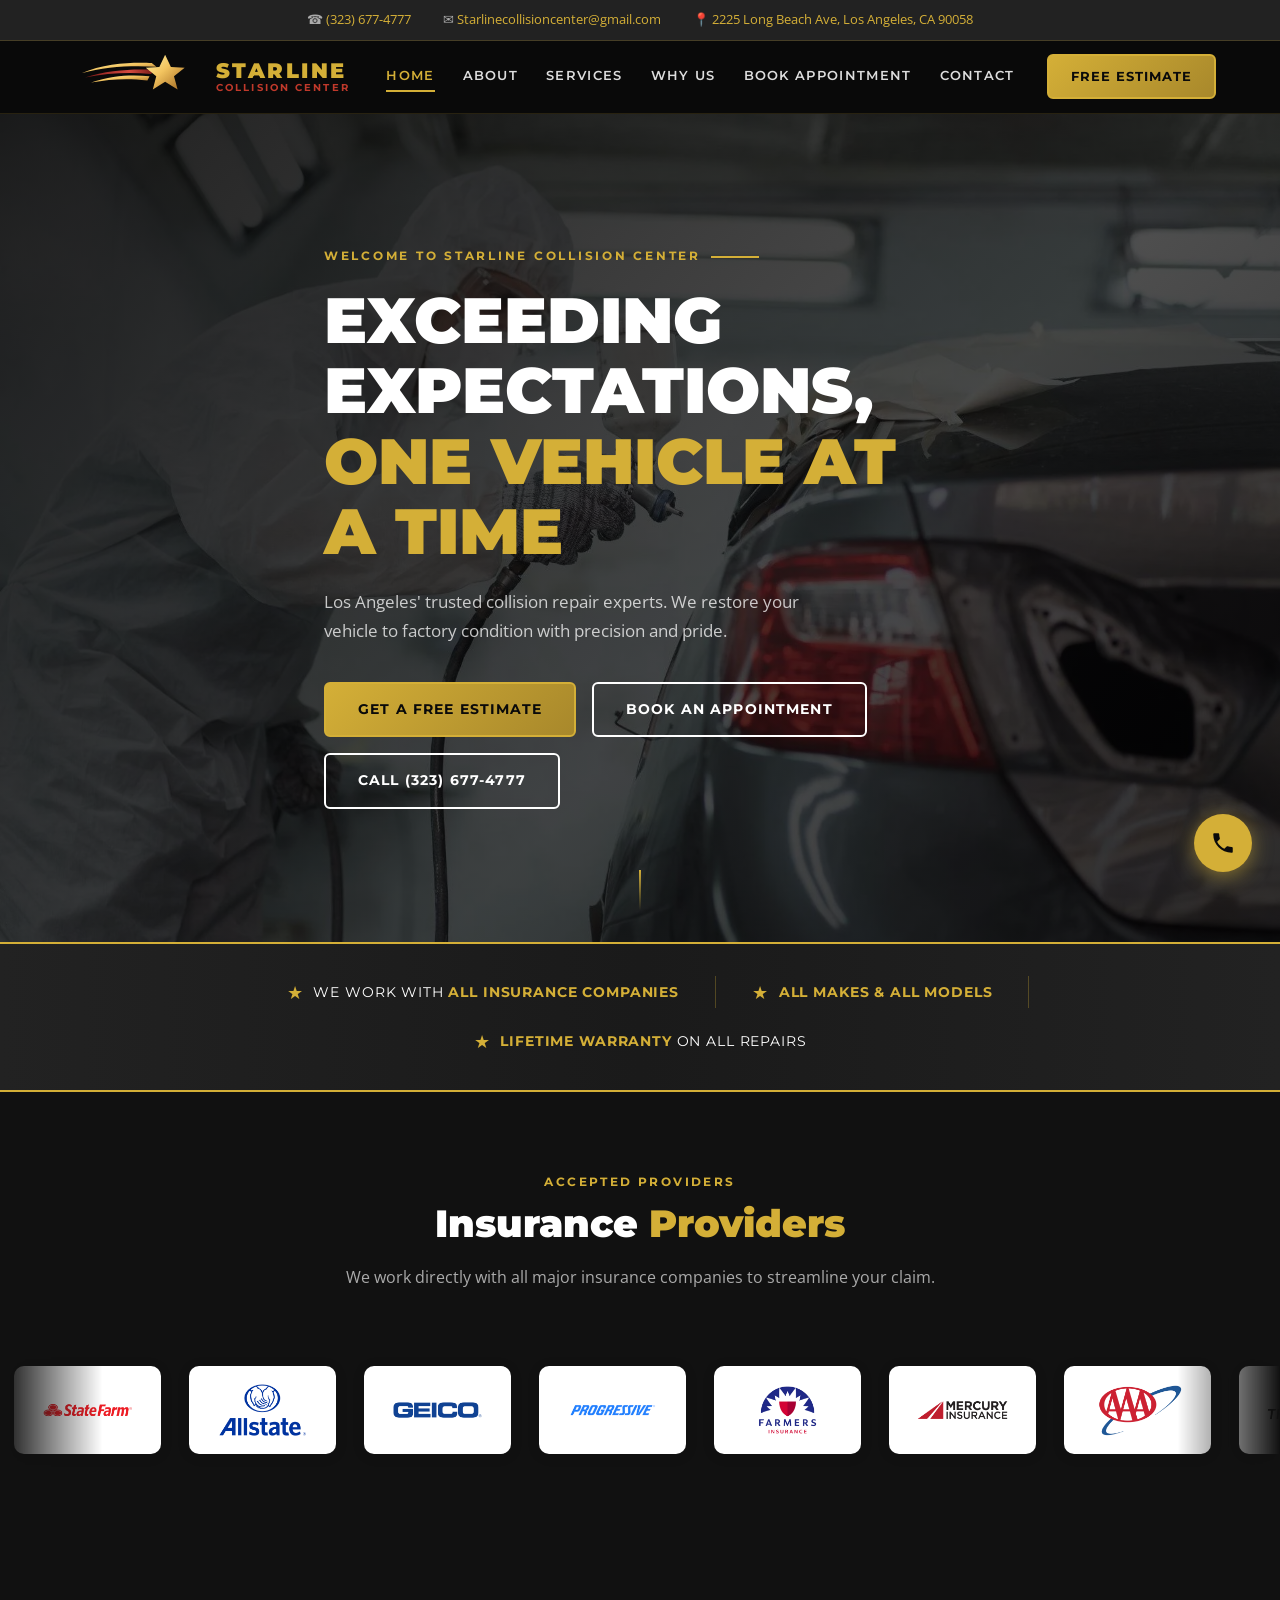
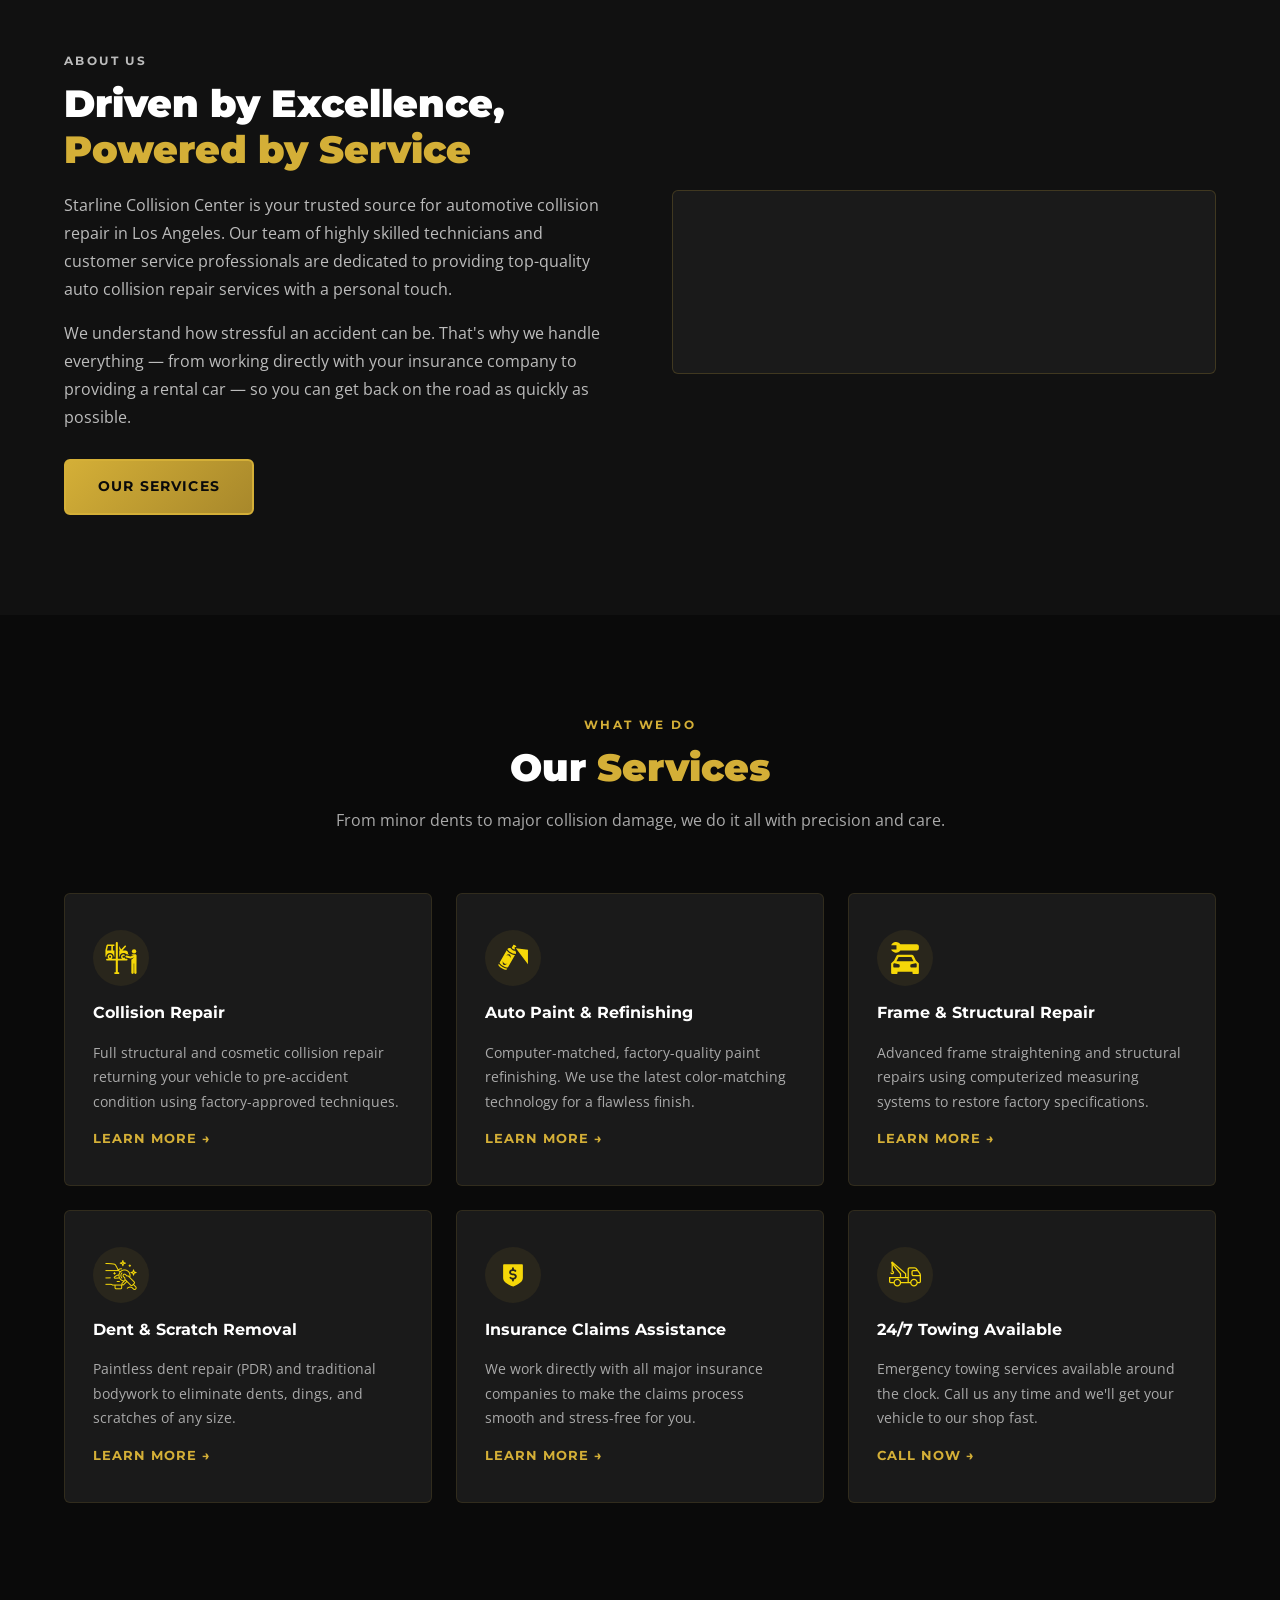
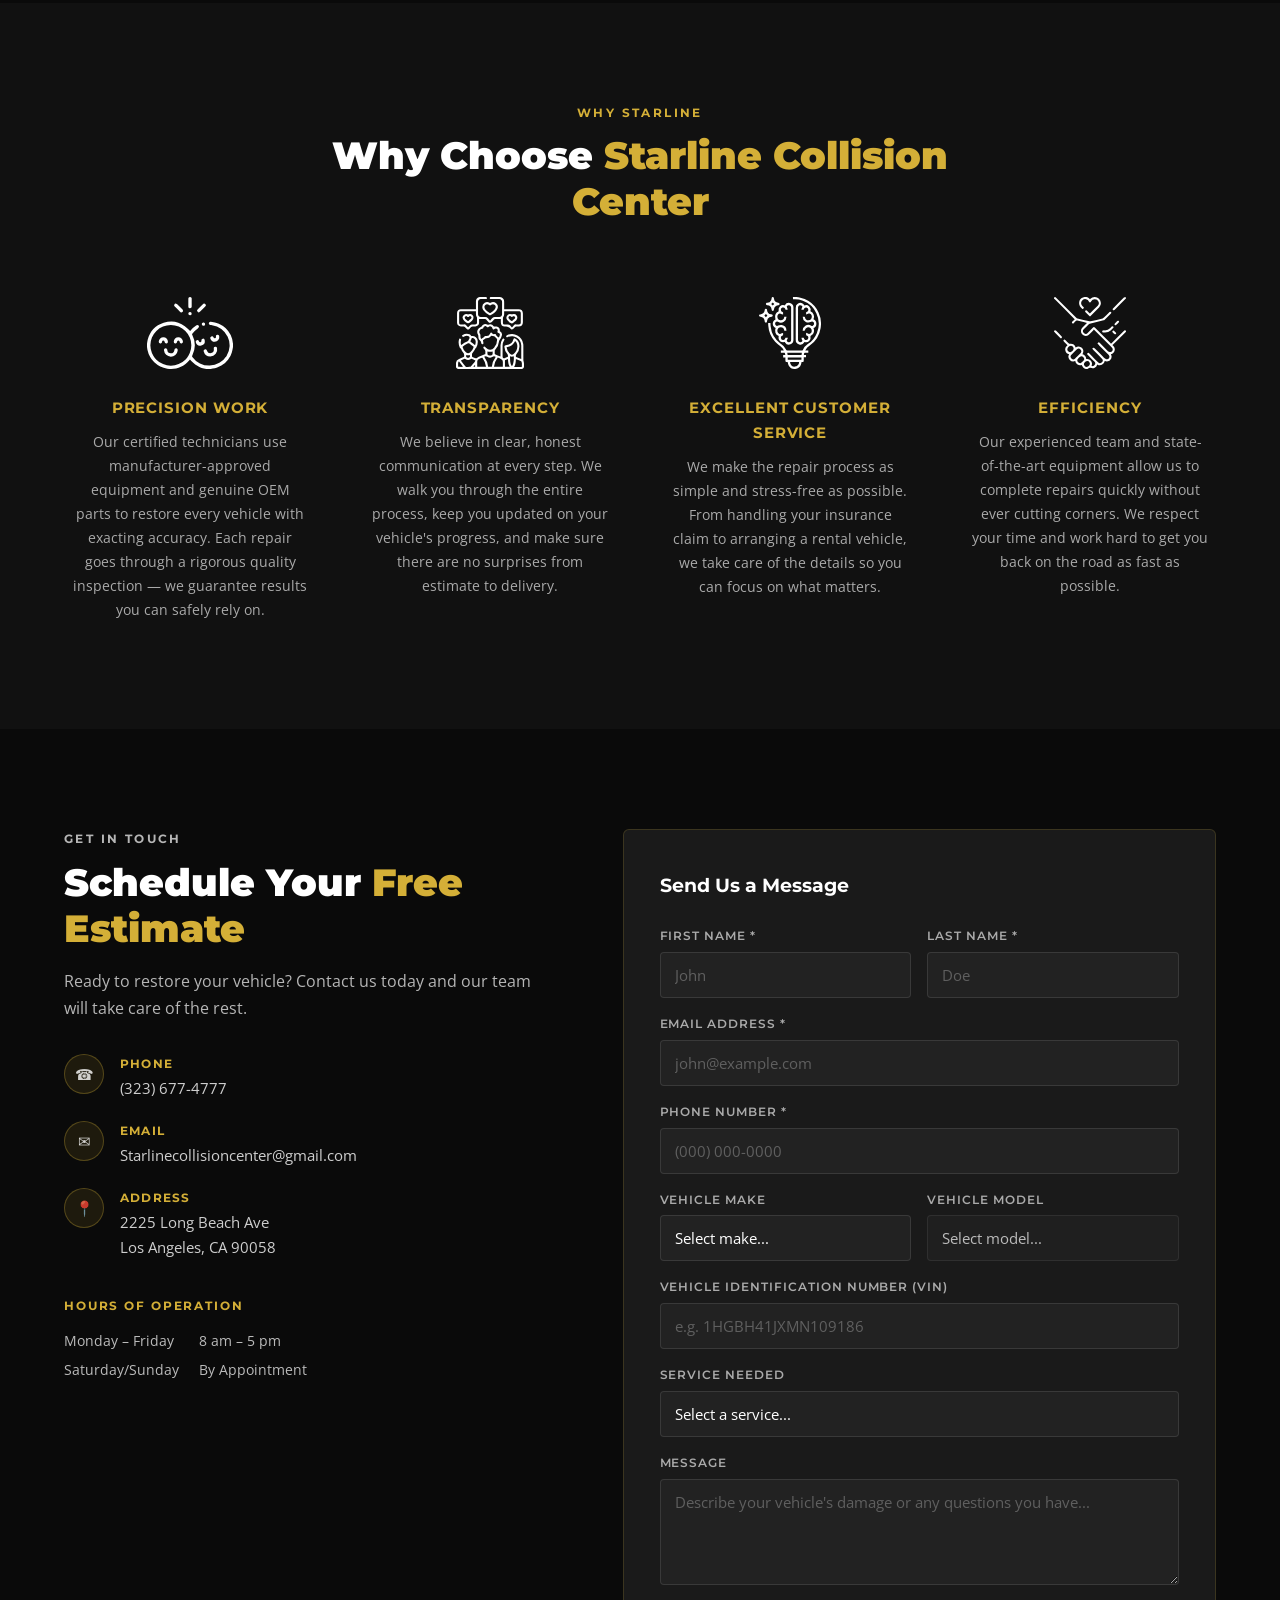
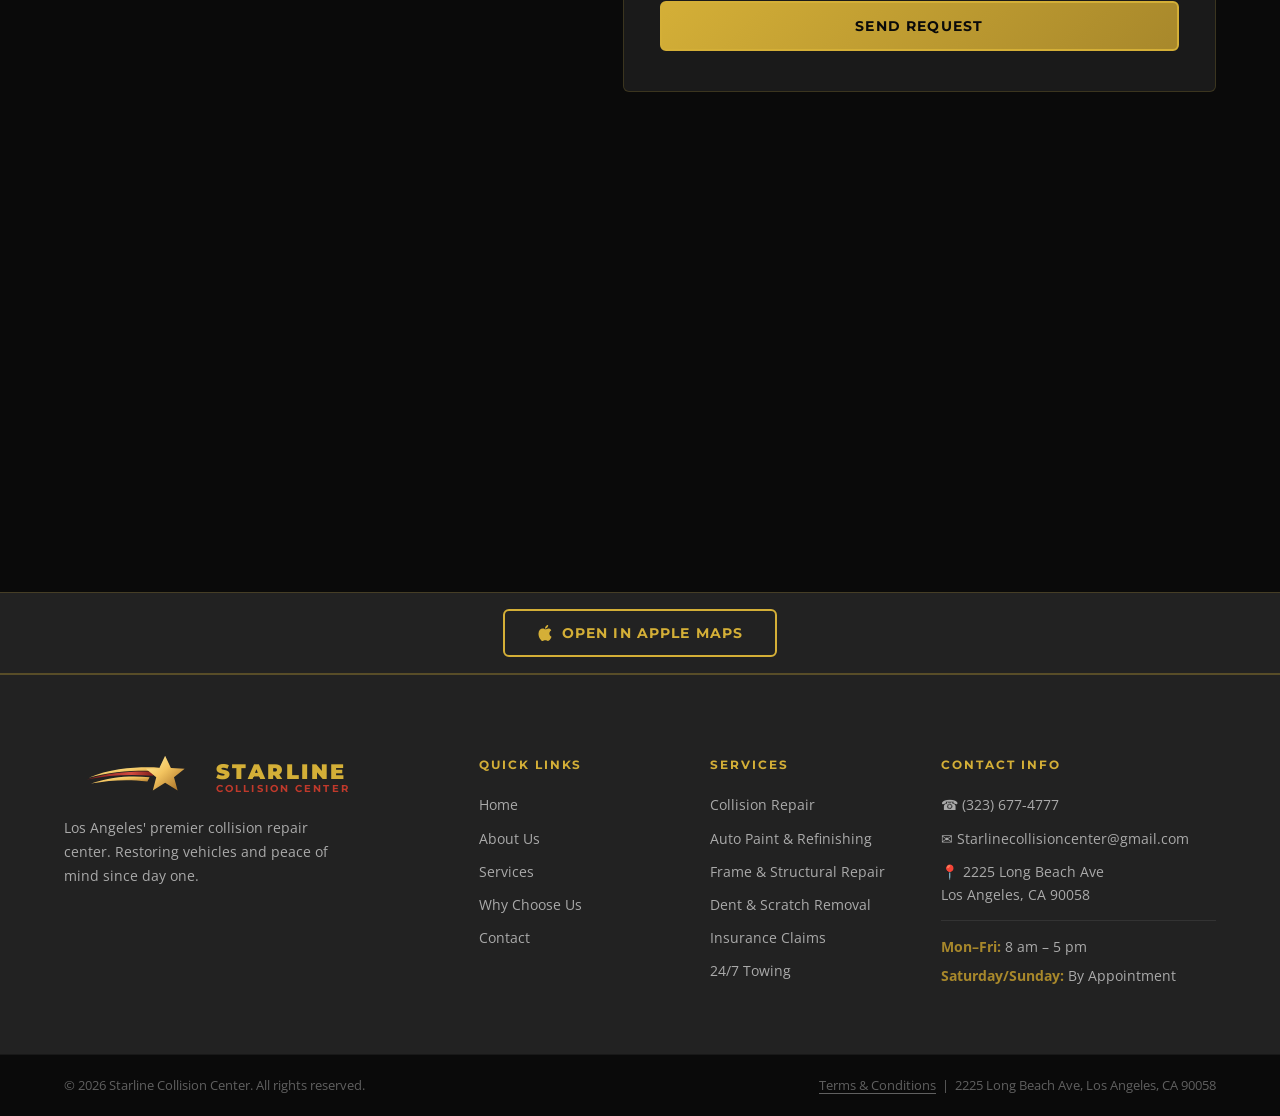
<file: index.html>
<!DOCTYPE html>
<html lang="en">
<head>
  <meta charset="UTF-8" />
  <meta name="viewport" content="width=device-width, initial-scale=1.0" />
  <title>Starline Collision Center – Los Angeles, CA</title>
  <meta name="description" content="Starline Collision Center – Premier auto body & collision repair in Los Angeles, CA. We work with all insurance companies. Call (323) 677-4777." />  <meta name="robots" content="index, follow" />
  <meta name="google-site-verification" content="OmFjWzagTdQIvofd3w-JKMosIVnjooTJYQ5STZjw9qQ" />
  <meta name="keywords" content="Starline Collision, Starline Collision Center, collision repair Los Angeles, auto body shop Los Angeles, car body repair LA, accident repair Los Angeles, insurance auto body claim, dent removal Los Angeles, auto paint Los Angeles, frame repair LA, collision center 90058" />
  <link rel="canonical" href="https://starlinecollision.com/" />

  <!-- Geographic SEO -->
  <meta name="geo.region" content="US-CA" />
  <meta name="geo.placename" content="Los Angeles, CA" />
  <meta name="geo.position" content="33.9969;-118.2109" />
  <meta name="ICBM" content="33.9969, -118.2109" />

  <!-- Open Graph -->
  <meta property="og:type" content="website" />
  <meta property="og:url" content="https://starlinecollision.com/" />
  <meta property="og:title" content="Starline Collision Center – Los Angeles, CA" />
  <meta property="og:description" content="Premier auto body &amp; collision repair in Los Angeles, CA. We work with all insurance companies. Call (323) 677-4777." />
  <meta property="og:locale" content="en_US" />
  <meta property="og:site_name" content="Starline Collision Center" />

  <!-- Twitter Card -->
  <meta name="twitter:card" content="summary" />
  <meta name="twitter:title" content="Starline Collision Center – Los Angeles, CA" />
  <meta name="twitter:description" content="Premier auto body &amp; collision repair in Los Angeles, CA. We work with all insurance companies. Call (323) 677-4777." />
  <link rel="icon" type="image/svg+xml" href="favicon.svg" />
  <link rel="stylesheet" href="style.css" />
  <link rel="preconnect" href="https://fonts.googleapis.com" />
  <link href="https://fonts.googleapis.com/css2?family=Montserrat:wght@400;600;700;900&family=Open+Sans:wght@400;600&display=swap" rel="stylesheet" />
  <script src="https://elfsightcdn.com/platform.js" async></script>
</head>
<body>

  <!-- ============================================================
       TOP BAR
  ============================================================ -->
  <div class="topbar">
    <span>&#9742; <a href="tel:3236774777">(323) 677-4777</a></span>
    <span>&#9993; <a href="mailto:Starlinecollisioncenter@gmail.com">Starlinecollisioncenter@gmail.com</a></span>
    <a href="#map"><span>&#128205; 2225 Long Beach Ave, Los Angeles, CA 90058</span></a>
  </div>

  <!-- ============================================================
       NAVBAR
  ============================================================ -->
  <header class="navbar" id="navbar">
    <div class="container nav-inner">
      <a href="#home" class="logo">
        <div class="logo-mark">
          <svg viewBox="0 -12 620 210" xmlns="http://www.w3.org/2000/svg" class="logo-svg">
            <defs>
              <linearGradient id="navGold" x1="0" y1="0" x2="1" y2="1">
                <stop offset="0%" stop-color="#fff1a4" />
                <stop offset="45%" stop-color="#f3c45f" />
                <stop offset="100%" stop-color="#9f651f" />
              </linearGradient>
              <linearGradient id="navRed" x1="0" y1="0" x2="1" y2="0">
                <stop offset="0%" stop-color="#7e1818" />
                <stop offset="65%" stop-color="#d34a3f" />
                <stop offset="100%" stop-color="#771a18" />
              </linearGradient>
            </defs>
            <!-- upper gold streak -->
            <path d="M20 94 C150 35 330 32 408 38 L434 58 C310 51 155 54 20 94 Z" fill="url(#navGold)" />
            <!-- middle red streak -->
            <path d="M40 118 C165 76 318 69 417 76 L405 98 C282 88 164 93 40 118 Z" fill="url(#navRed)" />
            <!-- lower gold streak -->
            <path d="M73 146 C193 104 303 101 396 111 L384 134 C270 122 180 127 73 146 Z" fill="url(#navGold)" />
            <!-- star -->
            <polygon points="482,2 514,70 590,74 531,121 551,194 482,151 414,194 433,121 375,74 450,70"
              fill="url(#navGold)" transform="translate(0 -10)" />
          </svg>
        </div>
        <div class="logo-text">
          <span class="logo-main">STARLINE</span>
          <span class="logo-sub">COLLISION CENTER</span>
        </div>
      </a>

      <nav class="nav-links" id="nav-links">
        <a href="#home">Home</a>
        <a href="#about">About</a>
        <a href="#services">Services</a>
        <a href="#why-us">Why Us</a>
        <a href="booking.html">Book Appointment</a>
        <a href="#contact">Contact</a>
      </nav>

      <a href="#contact" class="btn btn-gold nav-cta">Free Estimate</a>

      <button class="hamburger" id="hamburger" aria-label="Toggle menu">
        <span></span><span></span><span></span>
      </button>
    </div>
  </header>

  <!-- ============================================================
       HERO
  ============================================================ -->
  <section class="hero" id="home">
    <div class="hero-overlay"></div>
    <div class="container hero-content">
      <p class="hero-eyebrow">Welcome to Starline Collision Center</p>
      <h1 class="hero-headline">
        EXCEEDING<br/>EXPECTATIONS,<br/><span class="gold">ONE VEHICLE AT A TIME</span>
      </h1>
      <p class="hero-sub">Los Angeles' trusted collision repair experts. We restore your vehicle to factory condition with precision and pride.</p>
      <div class="hero-btns">
        <a href="#contact" class="btn btn-gold">Get a Free Estimate</a>
        <a href="booking.html" class="btn btn-outline">Book an Appointment</a>
        <a href="tel:3236774777" class="btn btn-outline">Call (323) 677-4777</a>
      </div>
    </div>
    <div class="hero-scroll-hint">
      <span></span>
    </div>
  </section>

  <!-- ============================================================
       INSURANCE BANNER
  ============================================================ -->
  <section class="insurance-banner">
    <div class="container insurance-inner">
      <div class="insurance-item">
        <span class="insurance-icon">&#9733;</span>
        <span>We Work with <strong>ALL Insurance Companies</strong></span>
      </div>
      <div class="insurance-divider"></div>
      <div class="insurance-item">
        <span class="insurance-icon">&#9733;</span>
        <span><strong>All Makes &amp; All Models</strong></span>
      </div>
      <div class="insurance-divider"></div>
      <div class="insurance-item">
        <span class="insurance-icon">&#9733;</span>
        <span><strong>Lifetime Warranty</strong> on All Repairs</span>
      </div>
    </div>
  </section>

  <!-- ============================================================
       INSURANCE PROVIDERS
  ============================================================ -->
  <section class="insurance-providers section-dark" id="insurance-providers">
    <div class="container">
      <div class="section-header">
        <p class="section-label">Accepted Providers</p>
        <h2>Insurance <span class="gold">Providers</span></h2>
        <p class="section-desc">We work directly with all major insurance companies to streamline your claim.</p>
      </div>
    </div>
    <div class="ip-marquee-outer">
      <div class="ip-marquee" id="ip-marquee" aria-label="Insurance provider logos">
        <!-- first set -->
        <div class="ip-logo"><img src="images/StateFarm.png" alt="State Farm" loading="lazy" /></div>
        <div class="ip-logo"><img src="images/ALLSTATE.png" alt="Allstate" loading="lazy" /></div>
        <div class="ip-logo"><img src="images/GEICO.png" alt="GEICO" loading="lazy" /></div>
        <div class="ip-logo"><img src="images/PROGRESSIVE.png" alt="Progressive" loading="lazy" /></div>
        <div class="ip-logo"><img src="images/FARMERS.png" alt="Farmers" loading="lazy" /></div>
        <div class="ip-logo"><img src="images/MERCURY.png" alt="Mercury Insurance" loading="lazy" /></div>
        <div class="ip-logo"><img src="images/AAA.png" alt="AAA" loading="lazy" /></div>
        <div class="ip-logo"><img src="images/TRAVELERS.png" alt="Travelers" loading="lazy" /></div>
        <div class="ip-logo"><img src="images/KEMPER.png" alt="Kemper" loading="lazy" /></div>
        <div class="ip-logo"><img src="images/LIBERTY.png" alt="Liberty Mutual" loading="lazy" /></div>
        <div class="ip-logo"><img src="images/USAA.png" alt="USAA" loading="lazy" /></div>
        <div class="ip-logo"><img src="images/SAFECO.png" alt="Safeco" loading="lazy" /></div>
        <div class="ip-logo"><img src="images/INFINITY.png" alt="Infinity Auto" loading="lazy" /></div>
        <div class="ip-logo"><img src="images/BRISTOL.png" alt="Bristol West" loading="lazy" /></div>
        <div class="ip-logo"><img src="images/ALLIANCE-UNITED.png" alt="Alliance United" loading="lazy" /></div>
        <div class="ip-logo"><img src="images/AMERICAN-FAMILY.png" alt="American Family" loading="lazy" /></div>
        <div class="ip-logo"><img src="images/AMICA.png" alt="Amica" loading="lazy" /></div>
        <div class="ip-logo"><img src="images/AIS.png" alt="AIS" loading="lazy" /></div>
        <div class="ip-logo"><img src="images/COUNTRY-WIDE.png" alt="Country Wide" loading="lazy" /></div>
        <div class="ip-logo"><img src="images/CURE.png" alt="CURE" loading="lazy" /></div>
        <div class="ip-logo"><img src="images/DIRECT.png" alt="Direct" loading="lazy" /></div>
        <div class="ip-logo"><img src="images/Elephant.png" alt="Elephant" loading="lazy" /></div>
        <div class="ip-logo"><img src="images/ERIE.png" alt="Erie Insurance" loading="lazy" /></div>
        <div class="ip-logo"><img src="images/ESURANCE.png" alt="Esurance" loading="lazy" /></div>
        <div class="ip-logo"><img src="images/MAPFRE.png" alt="Mapfre" loading="lazy" /></div>
        <div class="ip-logo"><img src="images/WAWANESA.png" alt="Wawanesa" loading="lazy" /></div>
        <!-- duplicate set for seamless infinite loop -->
        <div class="ip-logo" aria-hidden="true"><img src="images/StateFarm.png" alt="" /></div>
        <div class="ip-logo" aria-hidden="true"><img src="images/ALLSTATE.png" alt="" /></div>
        <div class="ip-logo" aria-hidden="true"><img src="images/GEICO.png" alt="" /></div>
        <div class="ip-logo" aria-hidden="true"><img src="images/PROGRESSIVE.png" alt="" /></div>
        <div class="ip-logo" aria-hidden="true"><img src="images/FARMERS.png" alt="" /></div>
        <div class="ip-logo" aria-hidden="true"><img src="images/MERCURY.png" alt="" /></div>
        <div class="ip-logo" aria-hidden="true"><img src="images/AAA.png" alt="" /></div>
        <div class="ip-logo" aria-hidden="true"><img src="images/TRAVELERS.png" alt="" /></div>
        <div class="ip-logo" aria-hidden="true"><img src="images/KEMPER.png" alt="" /></div>
        <div class="ip-logo" aria-hidden="true"><img src="images/LIBERTY.png" alt="" /></div>
        <div class="ip-logo" aria-hidden="true"><img src="images/USAA.png" alt="" /></div>
        <div class="ip-logo" aria-hidden="true"><img src="images/SAFECO.png" alt="" /></div>
        <div class="ip-logo" aria-hidden="true"><img src="images/INFINITY.png" alt="" /></div>
        <div class="ip-logo" aria-hidden="true"><img src="images/BRISTOL.png" alt="" /></div>
        <div class="ip-logo" aria-hidden="true"><img src="images/ALLIANCE-UNITED.png" alt="" /></div>
        <div class="ip-logo" aria-hidden="true"><img src="images/AMERICAN-FAMILY.png" alt="" /></div>
        <div class="ip-logo" aria-hidden="true"><img src="images/AMICA.png" alt="" /></div>
        <div class="ip-logo" aria-hidden="true"><img src="images/AIS.png" alt="" /></div>
        <div class="ip-logo" aria-hidden="true"><img src="images/COUNTRY-WIDE.png" alt="" /></div>
        <div class="ip-logo" aria-hidden="true"><img src="images/CURE.png" alt="" /></div>
        <div class="ip-logo" aria-hidden="true"><img src="images/DIRECT.png" alt="" /></div>
        <div class="ip-logo" aria-hidden="true"><img src="images/Elephant.png" alt="" /></div>
        <div class="ip-logo" aria-hidden="true"><img src="images/ERIE.png" alt="" /></div>
        <div class="ip-logo" aria-hidden="true"><img src="images/ESURANCE.png" alt="" /></div>
        <div class="ip-logo" aria-hidden="true"><img src="images/MAPFRE.png" alt="" /></div>
        <div class="ip-logo" aria-hidden="true"><img src="images/WAWANESA.png" alt="" /></div>
      </div>
    </div>
  </section>

  <!-- ============================================================
       ABOUT
  ============================================================ -->
  <section class="about section-dark" id="about">
    <div class="container about-grid">
      <div class="about-text">
        <p class="section-label">About Us</p>
        <h2>Driven by Excellence,<br/><span class="gold">Powered by Service</span></h2>
        <p>
          Starline Collision Center is your trusted source for automotive collision repair in Los Angeles.
          Our team of highly skilled technicians and customer service professionals are dedicated to
          providing top-quality auto collision repair services with a personal touch.
        </p>
        <p>
          We understand how stressful an accident can be. That's why we handle everything — from
          working directly with your insurance company to providing a rental car — so you can get back
          on the road as quickly as possible.
        </p>
        <a href="#services" class="btn btn-gold">Our Services</a>
      </div>
      <div class="about-stats">
        <div class="stat-card">
          <div class="google-rating-widget" aria-label="Google reviews for Starline Collision Center">
            <div class="elfsight-app-8768da43-60c8-47ae-aa0e-5baa7970f905" data-elfsight-app-lazy></div>
          </div>
        </div>
      </div>
    </div>
  </section>

  <!-- ============================================================
       SERVICES
  ============================================================ -->
  <section class="services section-black" id="services">
    <div class="container">
      <div class="section-header">
        <p class="section-label">What We Do</p>
        <h2>Our <span class="gold">Services</span></h2>
        <p class="section-desc">From minor dents to major collision damage, we do it all with precision and care.</p>
      </div>
      <div class="services-grid">

        <div class="service-card">
          <div class="service-icon">
            <img src="SVG-icons/car-demage-repair.svg" alt="Collision Repair" />
          </div>
          <h3>Collision Repair</h3>
          <p>Full structural and cosmetic collision repair returning your vehicle to pre-accident condition using factory-approved techniques.</p>
          <a href="#contact" class="service-link">Learn More &#8594;</a>
        </div>

        <div class="service-card">
          <div class="service-icon">
            <img src="SVG-icons/spray-svgrepo-com.svg" alt="Auto Paint &amp; Refinishing" />
          </div>
          <h3>Auto Paint &amp; Refinishing</h3>
          <p>Computer-matched, factory-quality paint refinishing. We use the latest color-matching technology for a flawless finish.</p>
          <a href="#contact" class="service-link">Learn More &#8594;</a>
        </div>

        <div class="service-card">
          <div class="service-icon">
            <img src="SVG-icons/car-repair-svgrepo-com.svg" alt="Frame &amp; Structural Repair" />
          </div>
          <h3>Frame &amp; Structural Repair</h3>
          <p>Advanced frame straightening and structural repairs using computerized measuring systems to restore factory specifications.</p>
          <a href="#contact" class="service-link">Learn More &#8594;</a>
        </div>

        <div class="service-card">
          <div class="service-icon">
            <img src="images/car-polish.png" alt="Dent &amp; Scratch Removal" />
          </div>
          <h3>Dent &amp; Scratch Removal</h3>
          <p>Paintless dent repair (PDR) and traditional bodywork to eliminate dents, dings, and scratches of any size.</p>
          <a href="#contact" class="service-link">Learn More &#8594;</a>
        </div>

        <div class="service-card">
          <div class="service-icon">
            <img src="SVG-icons/insurance-svgrepo-com.svg" alt="Insurance Claims Assistance" />
          </div>
          <h3>Insurance Claims Assistance</h3>
          <p>We work directly with all major insurance companies to make the claims process smooth and stress-free for you.</p>
          <a href="#contact" class="service-link">Learn More &#8594;</a>
        </div>

        <div class="service-card">
          <div class="service-icon">
            <img src="SVG-icons/tow-truck-svgrepo-com.svg" alt="24/7 Towing" />
          </div>
          <h3>24/7 Towing Available</h3>
          <p>Emergency towing services available around the clock. Call us any time and we'll get your vehicle to our shop fast.</p>
          <a href="tel:3236774777" class="service-link">Call Now &#8594;</a>
        </div>

      </div>
    </div>
  </section>

  <!-- ============================================================
       WHY CHOOSE US
  ============================================================ -->
  <section class="why-us section-dark" id="why-us">
    <div class="container">
      <div class="section-header">
        <p class="section-label">Why Starline</p>
        <h2>Why Choose <span class="gold">Starline Collision Center</span></h2>
      </div>
      <div class="features-grid">
        <div class="feature">
          <div class="feature-icon">
            <img src="SVG-icons/precision-work.svg" alt="" />
          </div>
          <h4>Precision Work</h4>
          <p>Our certified technicians use manufacturer-approved equipment and genuine OEM parts to restore every vehicle with exacting accuracy. Each repair goes through a rigorous quality inspection — we guarantee results you can safely rely on.</p>
        </div>
        <div class="feature">
          <div class="feature-icon">
            <img src="SVG-icons/transparency.svg" alt="" />
          </div>
          <h4>Transparency</h4>
          <p>We believe in clear, honest communication at every step. We walk you through the entire process, keep you updated on your vehicle's progress, and make sure there are no surprises from estimate to delivery.</p>
        </div>
        <div class="feature">
          <div class="feature-icon">
            <img src="SVG-icons/customer-service.svg" alt="" />
          </div>
          <h4>Excellent Customer Service</h4>
          <p>We make the repair process as simple and stress-free as possible. From handling your insurance claim to arranging a rental vehicle, we take care of the details so you can focus on what matters.</p>
        </div>
        <div class="feature">
          <div class="feature-icon">
            <img src="SVG-icons/efficiency.svg" alt="" />
          </div>
          <h4>Efficiency</h4>
          <p>Our experienced team and state-of-the-art equipment allow us to complete repairs quickly without ever cutting corners. We respect your time and work hard to get you back on the road as fast as possible.</p>
        </div>
      </div>
    </div>
  </section>

  <!-- ============================================================
       CONTACT / APPOINTMENT
  ============================================================ -->
  <section class="contact section-black" id="contact">
    <div class="container contact-grid">

      <div class="contact-info">
        <p class="section-label">Get In Touch</p>
        <h2>Schedule Your <span class="gold">Free Estimate</span></h2>
        <p>Ready to restore your vehicle? Contact us today and our team will take care of the rest.</p>

        <div class="contact-details">
          <div class="contact-item">
            <span class="ci-icon">&#9742;</span>
            <div>
              <strong>Phone</strong>
              <a href="tel:3236774777">(323) 677-4777</a>
            </div>
          </div>
          <div class="contact-item">
            <span class="ci-icon">&#9993;</span>
            <div>
              <strong>Email</strong>
              <a href="mailto:Starlinecollisioncenter@gmail.com">Starlinecollisioncenter@gmail.com</a>
            </div>
          </div>
          <div class="contact-item">
            <span class="ci-icon">&#128205;</span>
            <div>
              <strong>Address</strong>
              <a href="#map">2225 Long Beach Ave<br/>Los Angeles, CA 90058</a>
            </div>
          </div>
        </div>

        <div class="hours">
          <h4>Hours of Operation</h4>
          <div class="hours-grid">
            <span>Monday – Friday</span><span>8 am – 5 pm</span>
            <span>Saturday/Sunday</span><span>By Appointment</span>
          </div>
        </div>
      </div>

      <div class="contact-form-wrap">
        <!-- Hidden iframe absorbs the FormSubmit POST response so the page never redirects -->
        <iframe name="fs-iframe" style="display:none;" aria-hidden="true" title=""></iframe>
        <form class="contact-form" id="contact-form"
              method="POST"
              action="https://formsubmit.co/Starlinecollisioncenter@gmail.com"
              target="fs-iframe"
              novalidate>
          <!-- FormSubmit config -->
          <input type="hidden" name="_subject" value="New Estimate Request – Starline Collision Center" />
          <input type="hidden" name="_captcha" value="false" />
          <input type="hidden" name="_template" value="table" />
          <!-- _replyto sets the Reply-To header so the owner can reply directly to the customer -->
          <input type="hidden" id="_replyto" name="_replyto" value="" />
          <h3>Send Us a Message</h3>
          <div class="form-row">
            <div class="form-group">
              <label for="fname">First Name *</label>
              <input type="text" id="fname" name="First Name" placeholder="John" required />
            </div>
            <div class="form-group">
              <label for="lname">Last Name *</label>
              <input type="text" id="lname" name="Last Name" placeholder="Doe" required />
            </div>
          </div>
          <div class="form-group">
            <label for="email">Email Address *</label>
            <input type="email" id="email" name="Email" placeholder="john@example.com" required />
          </div>
          <div class="form-group">
            <label for="phone">Phone Number *</label>
            <input type="tel" id="phone" name="Phone" placeholder="(000) 000-0000" maxlength="14" required />
          </div>
          <div class="form-row">
            <div class="form-group">
              <label for="make">Vehicle Make</label>
              <select id="make" name="Vehicle Make">
                <option value="">Select make...</option>
              </select>
            </div>
            <div class="form-group">
              <label for="model">Vehicle Model</label>
              <select id="model" name="Vehicle Model" disabled>
                <option value="">Select model...</option>
              </select>
            </div>
          </div>
          <div class="form-group">
            <label for="vin">Vehicle Identification Number (VIN)</label>
            <input type="text" id="vin" name="VIN" placeholder="e.g. 1HGBH41JXMN109186" maxlength="17" autocomplete="off" />
          </div>
          <div class="form-group">
            <label for="service">Service Needed</label>
            <select id="service" name="Service Needed">
              <option value="">Select a service...</option>
              <option>Collision Repair</option>
              <option>Auto Paint &amp; Refinishing</option>
              <option>Frame &amp; Structural Repair</option>
              <option>Dent &amp; Scratch Removal</option>
              <option>Insurance Claim</option>
              <option>Towing</option>
              <option>Other</option>
            </select>
          </div>
          <div class="form-group">
            <label for="message">Message</label>
            <textarea id="message" name="Message" rows="4" placeholder="Describe your vehicle's damage or any questions you have..."></textarea>
          </div>
          <button type="submit" class="btn btn-gold btn-full">Send Request</button>
          <div class="form-success" id="form-success">&#10004; Thank you! We'll be in touch shortly.</div>
        </form>
      </div>

    </div>
  </section>

  <!-- ============================================================
       MAP
  ============================================================ -->
  <section class="map-section" id="map">
    <iframe
      title="Starline Collision Center Location"
      src="https://www.google.com/maps/embed?pb=!1m18!1m12!1m3!1d3307.1!2d-118.2109!3d33.9969!2m3!1f0!2f0!3f0!3m2!1i1024!2i768!4f13.1!3m3!1m2!1s0x80c2c75c57c6fd3f%3A0x1!2s2225%20Long%20Beach%20Ave%2C%20Los%20Angeles%2C%20CA%2090058!5e0!3m2!1sen!2sus!4v1700000000000"
      width="100%" height="400" style="border:0;" allowfullscreen="" loading="lazy"
      referrerpolicy="no-referrer-when-downgrade">
    </iframe>
    <div class="map-actions">
      <a href="https://maps.apple.com/?q=Starline+Collision+Center&ll=34.0160,-118.2434&address=2225+Long+Beach+Ave,+Vernon,+CA+90058"
         target="_blank" rel="noopener noreferrer" class="btn-apple-maps">
        <svg xmlns="http://www.w3.org/2000/svg" viewBox="0 0 814 1000" fill="currentColor">
          <path d="M788.1 340.9c-5.8 4.5-108.2 62.2-108.2 190.5 0 148.4 130.3 200.9 134.2 202.2-.6 3.2-20.7 71.9-68.7 141.9-42.8 61.6-87.5 123.1-155.5 123.1s-85.5-39.5-164-39.5c-76 0-103.7 40.8-165.9 40.8s-105-57.8-155.5-127.4C46 790.7 0 663 0 541.8c0-207.9 135.4-318.3 269-318.3 71 0 130.1 48.1 175 48.1 42.8 0 109.3-50.7 188.3-50.7 30.3 0 108.2 2.6 158.7 99.1zm-234-181.5c31.1-36.9 53.1-88.1 53.1-139.3 0-7.1-.6-14.3-1.9-20.1-50.6 1.9-110.8 33.7-147.1 75.8-28.5 32.4-55.1 83.6-55.1 135.5 0 7.8 1.3 15.6 1.9 18.1 3.2.6 8.4 1.3 13.6 1.3 45.4 0 102.5-30.4 135.5-71.3z"/>
        </svg>
        Open in Apple Maps
      </a>
    </div>
  </section>

  <!-- ============================================================
       FOOTER
  ============================================================ -->
  <footer class="footer">
    <div class="container footer-grid">

      <div class="footer-brand">
        <div class="logo logo-footer">
          <div class="logo-mark">
            <svg viewBox="0 -12 620 210" xmlns="http://www.w3.org/2000/svg" class="logo-svg">
              <defs>
                <linearGradient id="ftGold" x1="0" y1="0" x2="1" y2="1">
                  <stop offset="0%" stop-color="#fff1a4" />
                  <stop offset="45%" stop-color="#f3c45f" />
                  <stop offset="100%" stop-color="#9f651f" />
                </linearGradient>
                <linearGradient id="ftRed" x1="0" y1="0" x2="1" y2="0">
                  <stop offset="0%" stop-color="#7e1818" />
                  <stop offset="65%" stop-color="#d34a3f" />
                  <stop offset="100%" stop-color="#771a18" />
                </linearGradient>
              </defs>
              <!-- upper gold streak -->
              <path d="M20 94 C150 35 330 32 408 38 L434 58 C310 51 155 54 20 94 Z" fill="url(#ftGold)" transform="translate(40 20)"/>
              <!-- middle red streak -->
              <path d="M40 118 C165 76 318 69 417 76 L405 98 C282 88 164 93 40 118 Z" fill="url(#ftRed)" transform="translate(10 5)"/>
              <!-- lower gold streak -->
              <path d="M73 146 C193 104 303 101 396 111 L384 134 C270 122 180 127 73 146 Z" fill="url(#ftGold)" />
              <!-- star -->
              <polygon points="482,2 514,70 590,74 531,121 551,194 482,151 414,194 433,121 375,74 450,70"
                fill="url(#ftGold)" transform="translate(0 -10)" />
            </svg>
          </div>
          <div class="logo-text">
            <span class="logo-main">STARLINE</span>
            <span class="logo-sub">COLLISION CENTER</span>
          </div>
        </div>
        <p>Los Angeles' premier collision repair center. Restoring vehicles and peace of mind since day one.</p>
      </div>

      <div class="footer-links">
        <h4>Quick Links</h4>
        <a href="#home">Home</a>
        <a href="#about">About Us</a>
        <a href="#services">Services</a>
        <a href="#why-us">Why Choose Us</a>
        <a href="#contact">Contact</a>
      </div>

      <div class="footer-services">
        <h4>Services</h4>
        <a href="#services">Collision Repair</a>
        <a href="#services">Auto Paint &amp; Refinishing</a>
        <a href="#services">Frame &amp; Structural Repair</a>
        <a href="#services">Dent &amp; Scratch Removal</a>
        <a href="#services">Insurance Claims</a>
        <a href="#services">24/7 Towing</a>
      </div>

      <div class="footer-contact">
        <h4>Contact Info</h4>
        <p>&#9742; <a href="tel:3236774777">(323) 677-4777</a></p>
        <p>&#9993; <a href="mailto:Starlinecollisioncenter@gmail.com">Starlinecollisioncenter@gmail.com</a></p>
        <p>&#128205; <a href="#map">2225 Long Beach Ave<br/>Los Angeles, CA 90058</a></p>
        <div class="footer-hours">
          <p><strong>Mon–Fri:</strong> 8 am – 5 pm</p>
          <p><strong>Saturday/Sunday:</strong> By Appointment</p>
        </div>
      </div>

    </div>
    <div class="footer-bottom">
      <div class="container">
        <p>© <span id="year"></span> Starline Collision Center. All rights reserved.</p>
        <p><a href="terms.html" style="color:rgba(255,255,255,0.35); text-decoration:underline; text-underline-offset:3px;">Terms &amp; Conditions</a> &nbsp;|&nbsp; 2225 Long Beach Ave, Los Angeles, CA 90058</p>
      </div>
    </div>
  </footer>

  <!-- Floating Call Button -->
  <a href="tel:3236774777" class="fab-call" aria-label="Call Starline Collision Center">
    <svg viewBox="0 0 24 24" fill="none" xmlns="http://www.w3.org/2000/svg">
      <path d="M6.6 10.8c1.4 2.8 3.8 5.1 6.6 6.6l2.2-2.2c.3-.3.7-.4 1-.2 1.1.4 2.3.6 3.6.6.6 0 1 .4 1 1V20c0 .6-.4 1-1 1C10.6 21 3 13.4 3 4c0-.6.4-1 1-1h3.5c.6 0 1 .4 1 1 0 1.3.2 2.5.6 3.6.1.3 0 .7-.2 1L6.6 10.8z" fill="white"/>
    </svg>
  </a>

  <script src="script.js"></script>

  <!-- Structured Data: Local Business / Auto Repair -->
  <script type="application/ld+json">
  {
    "@context": "https://schema.org",
    "@type": "AutoRepair",
    "name": "Starline Collision Center",
    "description": "Premier auto body and collision repair in Los Angeles, CA. We work with all insurance companies and offer a lifetime warranty on all repairs.",
    "url": "https://starlinecollision.com/",
    "telephone": "+13236774777",
    "email": "Starlinecollisioncenter@gmail.com",
    "address": {
      "@type": "PostalAddress",
      "streetAddress": "2225 Long Beach Ave",
      "addressLocality": "Los Angeles",
      "addressRegion": "CA",
      "postalCode": "90058",
      "addressCountry": "US"
    },
    "geo": {
      "@type": "GeoCoordinates",
      "latitude": 33.9969,
      "longitude": -118.2109
    },
    "openingHoursSpecification": [
      {
        "@type": "OpeningHoursSpecification",
        "dayOfWeek": ["Monday", "Tuesday", "Wednesday", "Thursday", "Friday"],
        "opens": "08:00",
        "closes": "17:00"
      },
      {
        "@type": "OpeningHoursSpecification",
        "dayOfWeek": ["Saturday", "Sunday"],
        "description": "By Appointment"
      }
    ],
    "priceRange": "$$",
    "areaServed": {
      "@type": "City",
      "name": "Los Angeles"
    },
    "hasMap": "https://www.google.com/maps?q=2225+Long+Beach+Ave,+Los+Angeles,+CA+90058",
    "hasOfferCatalog": {
      "@type": "OfferCatalog",
      "name": "Auto Body &amp; Collision Repair Services",
      "itemListElement": [
        {"@type": "Offer", "itemOffered": {"@type": "Service", "name": "Collision Repair"}},
        {"@type": "Offer", "itemOffered": {"@type": "Service", "name": "Auto Paint &amp; Refinishing"}},
        {"@type": "Offer", "itemOffered": {"@type": "Service", "name": "Frame &amp; Structural Repair"}},
        {"@type": "Offer", "itemOffered": {"@type": "Service", "name": "Dent &amp; Scratch Removal"}},
        {"@type": "Offer", "itemOffered": {"@type": "Service", "name": "Insurance Claims Assistance"}},
        {"@type": "Offer", "itemOffered": {"@type": "Service", "name": "24/7 Towing"}}
      ]
    }
  }
  </script>
</body>
</html>
</file>
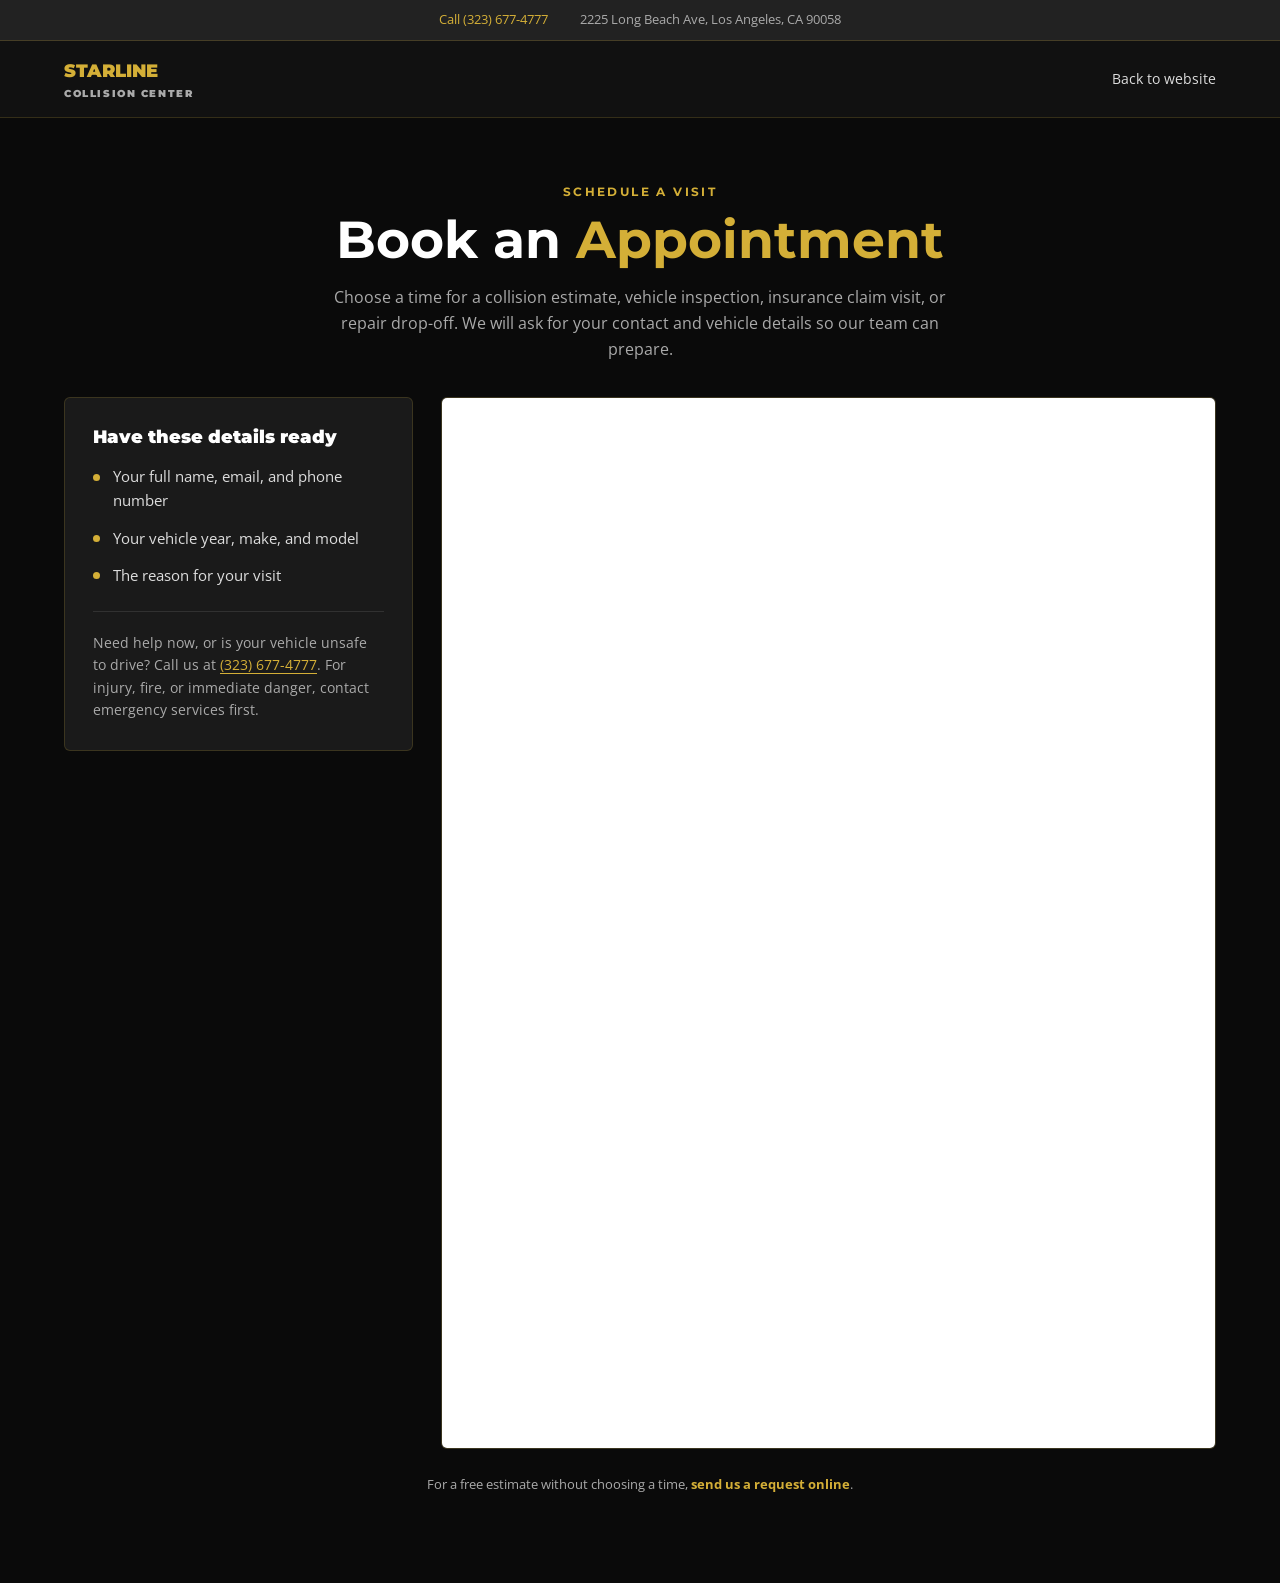
<file: booking.html>
<!DOCTYPE html>
<html lang="en">
<head>
  <meta charset="UTF-8" />
  <meta name="viewport" content="width=device-width, initial-scale=1.0" />
  <title>Book an Appointment | Starline Collision Center</title>
  <meta name="description" content="Request an appointment with Starline Collision Center in Los Angeles. Book a collision estimate, inspection, insurance claim visit, or repair drop-off." />
  <link rel="canonical" href="https://starlinecollision.com/booking.html" />
  <link rel="icon" type="image/svg+xml" href="favicon.svg" />
  <link rel="stylesheet" href="style.css" />
  <link rel="preconnect" href="https://fonts.googleapis.com" />
  <link href="https://fonts.googleapis.com/css2?family=Montserrat:wght@400;600;700;900&family=Open+Sans:wght@400;600&display=swap" rel="stylesheet" />
  <style>
    .booking-page { min-height: 100vh; background: var(--black); }
    .booking-header { border-bottom: 1px solid rgba(212,175,55,0.18); background: var(--dark); }
    .booking-header-inner { min-height: 76px; display: flex; align-items: center; justify-content: space-between; gap: 20px; }
    .booking-brand { font-family: var(--font-main); font-weight: 900; color: var(--gold); font-size: 1.1rem; }
    .booking-brand span { display: block; color: var(--gray); font-size: 0.62rem; letter-spacing: 0.16em; }
    .booking-home { color: var(--gray-light); font-size: 0.9rem; }
    .booking-home:hover { color: var(--gold); }
    .booking-main { padding: 64px 0 88px; }
    .booking-heading { max-width: 760px; margin: 0 auto 34px; text-align: center; }
    .booking-heading h1 { margin: 0 0 14px; font-family: var(--font-main); font-size: clamp(2rem, 5vw, 3.25rem); line-height: 1.12; }
    .booking-heading p:last-child { max-width: 620px; margin: 0 auto; color: var(--gray); }
    .booking-layout { display: grid; grid-template-columns: minmax(230px, 0.72fr) minmax(0, 1.6fr); gap: 28px; align-items: start; }
    .booking-details, .booking-calendar-wrap { border: 1px solid rgba(212,175,55,0.18); background: var(--dark2); border-radius: var(--radius); }
    .booking-details { padding: 28px; }
    .booking-details h2 { font-size: 1.15rem; margin-bottom: 16px; }
    .booking-details ul { list-style: none; display: grid; gap: 13px; }
    .booking-details li { color: var(--gray-light); font-size: 0.92rem; padding-left: 20px; position: relative; }
    .booking-details li::before { content: ""; position: absolute; left: 0; top: 0.65em; width: 7px; height: 7px; border-radius: 50%; background: var(--gold); }
    .booking-note { margin-top: 24px; padding-top: 20px; border-top: 1px solid rgba(255,255,255,0.1); color: var(--gray); font-size: 0.85rem; }
    .booking-note a { color: var(--gold); text-decoration: underline; text-underline-offset: 3px; }
    .booking-calendar-wrap { min-height: 560px; overflow: hidden; }
    .booking-pending { min-height: 560px; padding: 48px 32px; display: flex; flex-direction: column; justify-content: center; align-items: center; text-align: center; }
    .booking-pending[hidden], .booking-frame[hidden] { display: none; }
    .booking-pending h2 { font-size: 1.5rem; margin-bottom: 10px; }
    .booking-pending p { max-width: 440px; color: var(--gray); margin-bottom: 22px; }
    .booking-frame { display: block; width: 100%; height: 1050px; border: 0; background: #fff; }
    .booking-emergency { margin-top: 24px; color: var(--gray); text-align: center; font-size: 0.84rem; }
    .booking-emergency a { color: var(--gold); font-weight: 700; }
    @media (max-width: 760px) {
      .booking-main { padding: 44px 0 64px; }
      .booking-layout { grid-template-columns: 1fr; }
      .booking-details { order: 2; }
      .booking-calendar-wrap, .booking-pending { min-height: 500px; }
      .booking-frame { height: 1250px; }
    }
    @media (max-width: 480px) {
      .booking-header-inner { min-height: 68px; }
      .booking-home { font-size: 0.82rem; }
      .booking-details { padding: 22px; }
      .booking-pending { padding: 32px 20px; }
    }
  </style>
</head>
<body>
  <div class="booking-page">
    <div class="topbar">
      <span><a href="tel:3236774777">Call (323) 677-4777</a></span>
      <span>2225 Long Beach Ave, Los Angeles, CA 90058</span>
    </div>

    <header class="booking-header">
      <div class="container booking-header-inner">
        <a href="index.html" class="booking-brand">STARLINE<span>COLLISION CENTER</span></a>
        <a href="index.html" class="booking-home">Back to website</a>
      </div>
    </header>

    <main class="booking-main">
      <div class="container">
        <div class="booking-heading">
          <p class="section-label">Schedule a Visit</p>
          <h1>Book an <span class="gold">Appointment</span></h1>
          <p>Choose a time for a collision estimate, vehicle inspection, insurance claim visit, or repair drop-off. We will ask for your contact and vehicle details so our team can prepare.</p>
        </div>

        <div class="booking-layout">
          <aside class="booking-details">
            <h2>Have these details ready</h2>
            <ul>
              <li>Your full name, email, and phone number</li>
              <li>Your vehicle year, make, and model</li>
              <li>The reason for your visit</li>
            </ul>
            <p class="booking-note">Need help now, or is your vehicle unsafe to drive? Call us at <a href="tel:3236774777">(323) 677-4777</a>. For injury, fire, or immediate danger, contact emergency services first.</p>
          </aside>

          <section class="booking-calendar-wrap" aria-label="Appointment calendar">
            <div class="booking-pending" id="booking-pending">
              <p class="section-label">Online scheduling</p>
              <h2>Call to schedule your visit</h2>
              <p>The online calendar is temporarily unavailable. Call the shop and we will help you find a suitable time.</p>
              <a class="btn btn-gold" href="tel:3236774777">Call (323) 677-4777</a>
            </div>
            <iframe class="booking-frame" id="booking-frame" title="Starline Collision Center appointment calendar" loading="lazy" hidden></iframe>
          </section>
        </div>

        <p class="booking-emergency">For a free estimate without choosing a time, <a href="index.html#contact">send us a request online</a>.</p>
      </div>
    </main>
  </div>

  <script>
    const CAL_BOOKING_URL = "https://cal.com/starline-collision-g5fbqj/starline-appointment";
    const bookingUrl = CAL_BOOKING_URL.trim();

    if (bookingUrl) {
      const calendarUrl = new URL(bookingUrl);
      if (calendarUrl.hostname === "cal.com" || calendarUrl.hostname.endsWith(".cal.com")) {
        calendarUrl.searchParams.set("embed", "1");
        calendarUrl.searchParams.set("embedType", "iframe");
        const calendar = document.getElementById("booking-frame");
        calendar.src = calendarUrl.toString();
        calendar.hidden = false;
        document.getElementById("booking-pending").hidden = true;
      }
    }
  </script>
</body>
</html>
</file>
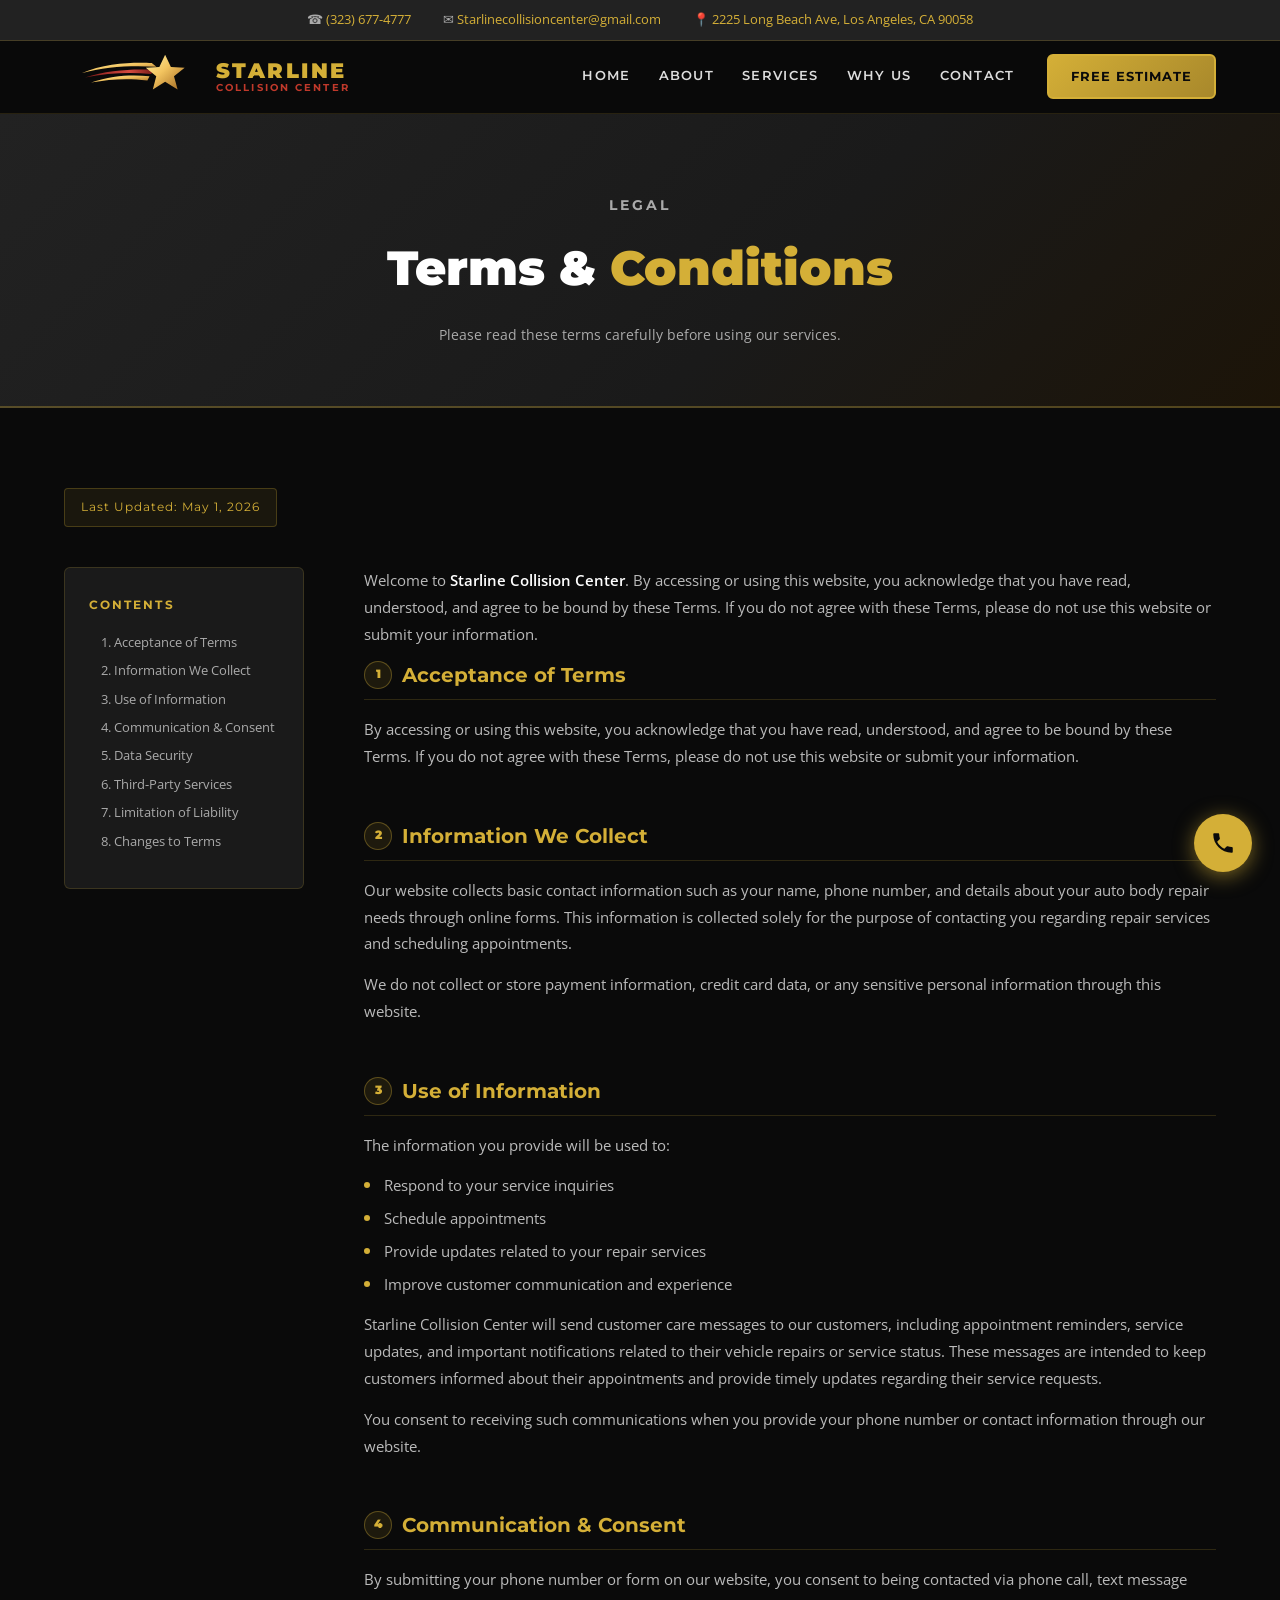
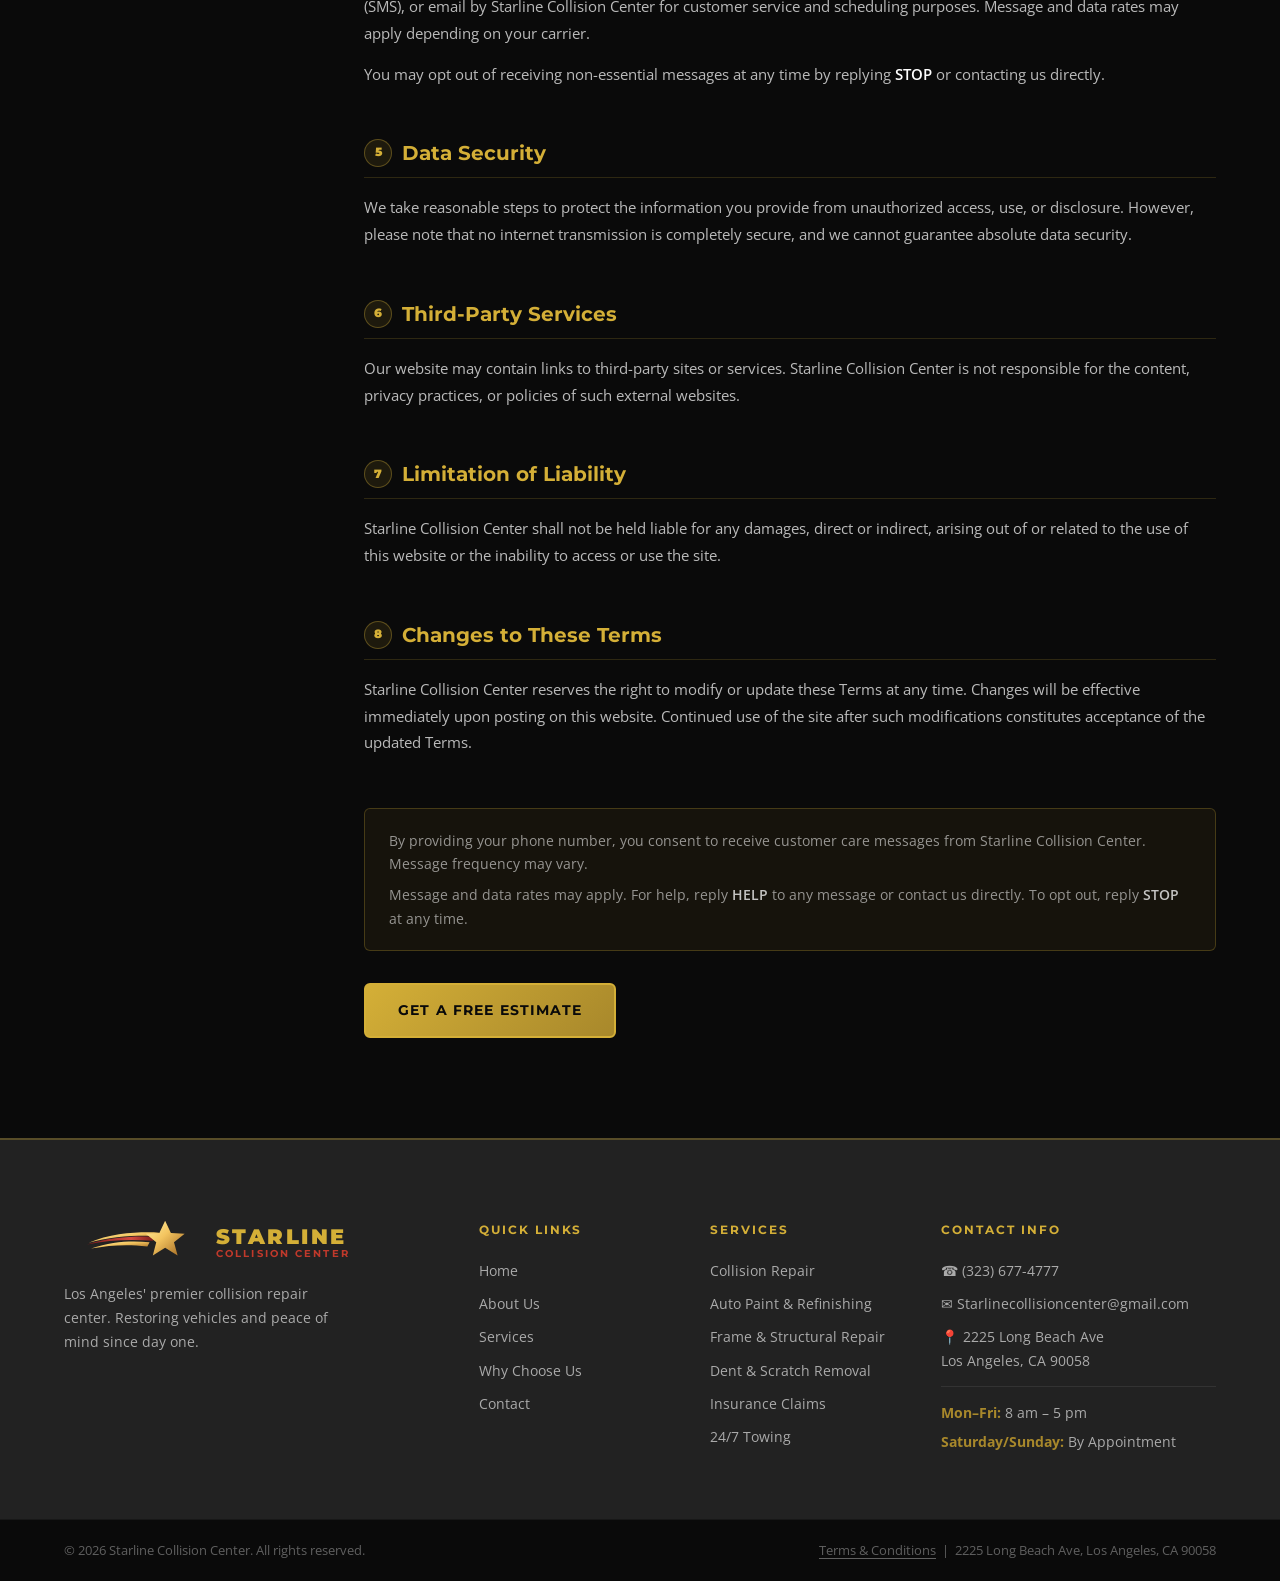
<file: terms.html>
<!DOCTYPE html>
<html lang="en">
<head>
  <meta charset="UTF-8" />
  <meta name="viewport" content="width=device-width, initial-scale=1.0" />
  <title>Terms &amp; Conditions – Starline Collision Center</title>
  <meta name="description" content="Terms and Conditions for Starline Collision Center – Los Angeles, CA." />
  <link rel="icon" type="image/svg+xml" href="favicon.svg" />
  <link rel="stylesheet" href="style.css" />
  <link rel="preconnect" href="https://fonts.googleapis.com" />
  <link href="https://fonts.googleapis.com/css2?family=Montserrat:wght@400;600;700;900&family=Open+Sans:wght@400;600&display=swap" rel="stylesheet" />
  <style>
    /* ── Terms page-specific styles ── */
    .terms-hero {
      background: linear-gradient(135deg, var(--dark3) 0%, var(--dark2) 60%, #1c1408 100%);
      border-bottom: 2px solid rgba(212,175,55,0.3);
      padding: 80px 0 60px;
      text-align: center;
    }
    .terms-hero .section-label { margin-bottom: 12px; }
    .terms-hero h1 {
      font-family: var(--font-main);
      font-size: clamp(2rem, 4vw, 3rem);
      font-weight: 900;
      color: var(--white);
      margin-bottom: 14px;
    }
    .terms-hero p {
      color: var(--gray);
      font-size: 0.9rem;
    }

    .terms-body {
      padding: 80px 0 100px;
      background: var(--black);
    }
    .terms-layout {
      display: grid;
      grid-template-columns: 240px 1fr;
      gap: 60px;
      align-items: start;
    }

    /* Sticky sidebar TOC */
    .terms-toc {
      position: sticky;
      top: 90px;
      background: var(--dark2);
      border: 1px solid rgba(212,175,55,0.18);
      border-radius: var(--radius);
      padding: 28px 24px;
    }
    .terms-toc h4 {
      font-family: var(--font-main);
      font-size: 0.72rem;
      font-weight: 700;
      letter-spacing: 0.18em;
      text-transform: uppercase;
      color: var(--gold);
      margin-bottom: 18px;
    }
    .terms-toc a {
      display: block;
      font-size: 0.82rem;
      color: var(--gray);
      margin-bottom: 10px;
      transition: var(--transition);
      padding-left: 10px;
      border-left: 2px solid transparent;
      line-height: 1.4;
    }
    .terms-toc a:hover {
      color: var(--gold);
      border-left-color: var(--gold);
      padding-left: 14px;
    }

    /* Content */
    .terms-content section {
      margin-bottom: 52px;
    }
    .terms-content h2 {
      font-family: var(--font-main);
      font-size: 1.25rem;
      font-weight: 700;
      color: var(--gold);
      margin-bottom: 16px;
      padding-bottom: 10px;
      border-bottom: 1px solid rgba(212,175,55,0.18);
      display: flex;
      align-items: center;
      gap: 10px;
    }
    .terms-content h2 .sec-num {
      display: inline-flex;
      align-items: center;
      justify-content: center;
      width: 28px;
      height: 28px;
      background: rgba(212,175,55,0.1);
      border: 1px solid rgba(212,175,55,0.35);
      border-radius: 50%;
      font-size: 0.72rem;
      font-weight: 900;
      color: var(--gold);
      flex-shrink: 0;
    }
    .terms-content p {
      color: rgba(255,255,255,0.72);
      font-size: 0.93rem;
      line-height: 1.8;
      margin-bottom: 14px;
    }
    .terms-content ul {
      list-style: none;
      margin-bottom: 14px;
    }
    .terms-content ul li {
      color: rgba(255,255,255,0.72);
      font-size: 0.93rem;
      line-height: 1.8;
      padding-left: 20px;
      position: relative;
      margin-bottom: 6px;
    }
    .terms-content ul li::before {
      content: '';
      position: absolute;
      left: 0;
      top: 10px;
      width: 6px;
      height: 6px;
      background: var(--gold);
      border-radius: 50%;
    }
    .terms-content strong {
      color: var(--white);
      font-weight: 600;
    }
    .terms-content a:not(.btn) {
      color: var(--gold);
      text-decoration: underline;
      text-underline-offset: 3px;
    }
    .terms-content a:not(.btn):hover { color: var(--gold-light); }

    .terms-updated {
      display: inline-block;
      background: rgba(212,175,55,0.08);
      border: 1px solid rgba(212,175,55,0.25);
      border-radius: 4px;
      padding: 8px 16px;
      font-family: var(--font-main);
      font-size: 0.78rem;
      color: var(--gold);
      letter-spacing: 0.08em;
      margin-bottom: 40px;
    }

    .terms-sms-notice {
      margin-top: 48px;
      padding: 20px 24px;
      background: rgba(212,175,55,0.06);
      border: 1px solid rgba(212,175,55,0.25);
      border-radius: var(--radius);
    }
    .terms-sms-notice p {
      font-size: 0.85rem;
      color: rgba(255,255,255,0.55);
      margin-bottom: 8px;
      line-height: 1.7;
    }
    .terms-sms-notice p:last-child { margin-bottom: 0; }
    .terms-sms-notice strong { color: rgba(255,255,255,0.75); }

    /* Offset anchors so the sticky navbar doesn't cover the heading */
    .terms-content section { scroll-margin-top: 90px; }

    /* Active TOC link */
    .terms-toc a.active {
      color: var(--gold);
      border-left-color: var(--gold);
      padding-left: 14px;
      font-weight: 600;
    }

    @media (max-width: 900px) {
      .terms-layout { grid-template-columns: 1fr; }
      .terms-toc { position: static; }
    }
    @media (max-width: 480px) {
      .terms-hero { padding: 60px 0 40px; }
      .terms-body { padding: 50px 0 70px; }
    }
  </style>
</head>
<body>

  <!-- TOP BAR -->
  <div class="topbar">
    <span>&#9742; <a href="tel:3236774777">(323) 677-4777</a></span>
    <span>&#9993; <a href="mailto:Starlinecollisioncenter@gmail.com">Starlinecollisioncenter@gmail.com</a></span>
    <a href="index.html#map"><span>&#128205; 2225 Long Beach Ave, Los Angeles, CA 90058</span></a>
  </div>

  <!-- NAVBAR -->
  <header class="navbar" id="navbar">
    <div class="container nav-inner">
      <a href="index.html" class="logo">
        <div class="logo-mark">
          <svg viewBox="0 -12 620 210" xmlns="http://www.w3.org/2000/svg" class="logo-svg">
            <defs>
              <linearGradient id="navGold" x1="0" y1="0" x2="1" y2="1">
                <stop offset="0%" stop-color="#fff1a4" />
                <stop offset="45%" stop-color="#f3c45f" />
                <stop offset="100%" stop-color="#9f651f" />
              </linearGradient>
              <linearGradient id="navRed" x1="0" y1="0" x2="1" y2="0">
                <stop offset="0%" stop-color="#7e1818" />
                <stop offset="65%" stop-color="#d34a3f" />
                <stop offset="100%" stop-color="#771a18" />
              </linearGradient>
            </defs>
            <path d="M20 94 C150 35 330 32 408 38 L434 58 C310 51 155 54 20 94 Z" fill="url(#navGold)" />
            <path d="M40 118 C165 76 318 69 417 76 L405 98 C282 88 164 93 40 118 Z" fill="url(#navRed)" />
            <path d="M73 146 C193 104 303 101 396 111 L384 134 C270 122 180 127 73 146 Z" fill="url(#navGold)" />
            <polygon points="482,2 514,70 590,74 531,121 551,194 482,151 414,194 433,121 375,74 450,70"
              fill="url(#navGold)" transform="translate(0 -10)" />
          </svg>
        </div>
        <div class="logo-text">
          <span class="logo-main">STARLINE</span>
          <span class="logo-sub">COLLISION CENTER</span>
        </div>
      </a>

      <nav class="nav-links" id="nav-links">
        <a href="index.html#home">Home</a>
        <a href="index.html#about">About</a>
        <a href="index.html#services">Services</a>
        <a href="index.html#why-us">Why Us</a>
        <a href="index.html#contact">Contact</a>
      </nav>

      <a href="index.html#contact" class="btn btn-gold nav-cta">Free Estimate</a>

      <button class="hamburger" id="hamburger" aria-label="Toggle menu">
        <span></span><span></span><span></span>
      </button>
    </div>
  </header>

  <!-- HERO -->
  <div class="terms-hero">
    <div class="container">
      <p class="section-label">Legal</p>
      <h1>Terms &amp; <span class="gold">Conditions</span></h1>
      <p>Please read these terms carefully before using our services.</p>
    </div>
  </div>

  <!-- TERMS BODY -->
  <div class="terms-body">
    <div class="container">
      <span class="terms-updated">Last Updated: May 1, 2026</span>

      <div class="terms-layout">

        <!-- Sidebar TOC -->
        <aside class="terms-toc">
          <h4>Contents</h4>
          <a href="#acceptance">1. Acceptance of Terms</a>
          <a href="#info">2. Information We Collect</a>
          <a href="#use">3. Use of Information</a>
          <a href="#communication">4. Communication &amp; Consent</a>
          <a href="#security">5. Data Security</a>
          <a href="#third-party">6. Third-Party Services</a>
          <a href="#liability">7. Limitation of Liability</a>
          <a href="#changes">8. Changes to Terms</a>
        </aside>

        <!-- Main Content -->
        <div class="terms-content">

          <p>Welcome to <strong>Starline Collision Center</strong>. By accessing or using this website, you acknowledge that you have read, understood, and agree to be bound by these Terms. If you do not agree with these Terms, please do not use this website or submit your information.</p>

          <section id="acceptance">
            <h2><span class="sec-num">1</span> Acceptance of Terms</h2>
            <p>By accessing or using this website, you acknowledge that you have read, understood, and agree to be bound by these Terms. If you do not agree with these Terms, please do not use this website or submit your information.</p>
          </section>

          <section id="info">
            <h2><span class="sec-num">2</span> Information We Collect</h2>
            <p>Our website collects basic contact information such as your name, phone number, and details about your auto body repair needs through online forms. This information is collected solely for the purpose of contacting you regarding repair services and scheduling appointments.</p>
            <p>We do not collect or store payment information, credit card data, or any sensitive personal information through this website.</p>
          </section>

          <section id="use">
            <h2><span class="sec-num">3</span> Use of Information</h2>
            <p>The information you provide will be used to:</p>
            <ul>
              <li>Respond to your service inquiries</li>
              <li>Schedule appointments</li>
              <li>Provide updates related to your repair services</li>
              <li>Improve customer communication and experience</li>
            </ul>
            <p>Starline Collision Center will send customer care messages to our customers, including appointment reminders, service updates, and important notifications related to their vehicle repairs or service status. These messages are intended to keep customers informed about their appointments and provide timely updates regarding their service requests.</p>
            <p>You consent to receiving such communications when you provide your phone number or contact information through our website.</p>
          </section>

          <section id="communication">
            <h2><span class="sec-num">4</span> Communication &amp; Consent</h2>
            <p>By submitting your phone number or form on our website, you consent to being contacted via phone call, text message (SMS), or email by Starline Collision Center for customer service and scheduling purposes. Message and data rates may apply depending on your carrier.</p>
            <p>You may opt out of receiving non-essential messages at any time by replying <strong>STOP</strong> or contacting us directly.</p>
          </section>

          <section id="security">
            <h2><span class="sec-num">5</span> Data Security</h2>
            <p>We take reasonable steps to protect the information you provide from unauthorized access, use, or disclosure. However, please note that no internet transmission is completely secure, and we cannot guarantee absolute data security.</p>
          </section>

          <section id="third-party">
            <h2><span class="sec-num">6</span> Third-Party Services</h2>
            <p>Our website may contain links to third-party sites or services. Starline Collision Center is not responsible for the content, privacy practices, or policies of such external websites.</p>
          </section>

          <section id="liability">
            <h2><span class="sec-num">7</span> Limitation of Liability</h2>
            <p>Starline Collision Center shall not be held liable for any damages, direct or indirect, arising out of or related to the use of this website or the inability to access or use the site.</p>
          </section>

          <section id="changes">
            <h2><span class="sec-num">8</span> Changes to These Terms</h2>
            <p>Starline Collision Center reserves the right to modify or update these Terms at any time. Changes will be effective immediately upon posting on this website. Continued use of the site after such modifications constitutes acceptance of the updated Terms.</p>
          </section>

          <div class="terms-sms-notice">
            <p>By providing your phone number, you consent to receive customer care messages from Starline Collision Center. Message frequency may vary.</p>
            <p>Message and data rates may apply. For help, reply <strong>HELP</strong> to any message or contact us directly. To opt out, reply <strong>STOP</strong> at any time.</p>
          </div>

          <a href="index.html#contact" class="btn btn-gold" style="margin-top:32px; display:inline-block;">Get a Free Estimate</a>

        </div>
      </div>
    </div>
  </div>

  <!-- FOOTER -->
  <footer class="footer">
    <div class="container footer-grid">

      <div class="footer-brand">
        <div class="logo logo-footer">
          <div class="logo-mark">
            <svg viewBox="0 -12 620 210" xmlns="http://www.w3.org/2000/svg" class="logo-svg">
              <defs>
                <linearGradient id="ftGold" x1="0" y1="0" x2="1" y2="1">
                  <stop offset="0%" stop-color="#fff1a4" />
                  <stop offset="45%" stop-color="#f3c45f" />
                  <stop offset="100%" stop-color="#9f651f" />
                </linearGradient>
                <linearGradient id="ftRed" x1="0" y1="0" x2="1" y2="0">
                  <stop offset="0%" stop-color="#7e1818" />
                  <stop offset="65%" stop-color="#d34a3f" />
                  <stop offset="100%" stop-color="#771a18" />
                </linearGradient>
              </defs>
              <path d="M20 94 C150 35 330 32 408 38 L434 58 C310 51 155 54 20 94 Z" fill="url(#ftGold)" transform="translate(40 20)"/>
              <path d="M40 118 C165 76 318 69 417 76 L405 98 C282 88 164 93 40 118 Z" fill="url(#ftRed)" transform="translate(10 5)"/>
              <path d="M73 146 C193 104 303 101 396 111 L384 134 C270 122 180 127 73 146 Z" fill="url(#ftGold)" />
              <polygon points="482,2 514,70 590,74 531,121 551,194 482,151 414,194 433,121 375,74 450,70"
                fill="url(#ftGold)" transform="translate(0 -10)" />
            </svg>
          </div>
          <div class="logo-text">
            <span class="logo-main">STARLINE</span>
            <span class="logo-sub">COLLISION CENTER</span>
          </div>
        </div>
        <p>Los Angeles' premier collision repair center. Restoring vehicles and peace of mind since day one.</p>
      </div>

      <div class="footer-links">
        <h4>Quick Links</h4>
        <a href="index.html#home">Home</a>
        <a href="index.html#about">About Us</a>
        <a href="index.html#services">Services</a>
        <a href="index.html#why-us">Why Choose Us</a>
        <a href="index.html#contact">Contact</a>
      </div>

      <div class="footer-services">
        <h4>Services</h4>
        <a href="index.html#services">Collision Repair</a>
        <a href="index.html#services">Auto Paint &amp; Refinishing</a>
        <a href="index.html#services">Frame &amp; Structural Repair</a>
        <a href="index.html#services">Dent &amp; Scratch Removal</a>
        <a href="index.html#services">Insurance Claims</a>
        <a href="index.html#services">24/7 Towing</a>
      </div>

      <div class="footer-contact">
        <h4>Contact Info</h4>
        <p>&#9742; <a href="tel:3236774777">(323) 677-4777</a></p>
        <p>&#9993; <a href="mailto:Starlinecollisioncenter@gmail.com">Starlinecollisioncenter@gmail.com</a></p>
        <p>&#128205; 2225 Long Beach Ave<br/>Los Angeles, CA 90058</p>
        <div class="footer-hours">
          <p><strong>Mon–Fri:</strong> 8 am – 5 pm</p>
          <p><strong>Saturday/Sunday:</strong> By Appointment</p>
        </div>
      </div>

    </div>
    <div class="footer-bottom">
      <div class="container">
        <p>© <span id="year"></span> Starline Collision Center. All rights reserved.</p>
        <p><a href="terms.html" style="color:rgba(255,255,255,0.35); text-decoration:underline; text-underline-offset:3px;">Terms &amp; Conditions</a> &nbsp;|&nbsp; 2225 Long Beach Ave, Los Angeles, CA 90058</p>
      </div>
    </div>
  </footer>

  <!-- Floating Call Button -->
  <a href="tel:3236774777" class="fab-call" aria-label="Call Starline Collision Center">
    <svg viewBox="0 0 24 24" fill="none" xmlns="http://www.w3.org/2000/svg">
      <path d="M6.6 10.8c1.4 2.8 3.8 5.1 6.6 6.6l2.2-2.2c.3-.3.7-.4 1-.2 1.1.4 2.3.6 3.6.6.6 0 1 .4 1 1V20c0 .6-.4 1-1 1C10.6 21 3 13.4 3 4c0-.6.4-1 1-1h3.5c.6 0 1 .4 1 1 0 1.3.2 2.5.6 3.6.1.3 0 .7-.2 1L6.6 10.8z" fill="white"/>
    </svg>
  </a>

  <script>
    document.getElementById('year').textContent = new Date().getFullYear();

    // Mobile hamburger
    const hamburger = document.getElementById('hamburger');
    const navLinks = document.getElementById('nav-links');
    hamburger.addEventListener('click', () => {
      navLinks.classList.toggle('open');
      hamburger.classList.toggle('active');
      document.body.classList.toggle('menu-open');
    });
    navLinks.querySelectorAll('a').forEach(a => {
      a.addEventListener('click', () => {
        navLinks.classList.remove('open');
        hamburger.classList.remove('active');
        document.body.classList.remove('menu-open');
      });
    });

    // Navbar scroll shadow
    window.addEventListener('scroll', () => {
      document.getElementById('navbar').classList.toggle('scrolled', window.scrollY > 10);
    });

    // TOC scroll-spy: highlight the active section
    (function () {
      const tocLinks = document.querySelectorAll('.terms-toc a[href^="#"]');
      const sections = Array.from(tocLinks).map(a => document.querySelector(a.getAttribute('href')));
      const OFFSET = 100;

      function onScroll() {
        let current = null;
        sections.forEach(sec => {
          if (sec && sec.getBoundingClientRect().top <= OFFSET) current = sec;
        });
        tocLinks.forEach(a => {
          a.classList.toggle('active', !!(current && a.getAttribute('href') === '#' + current.id));
        });
      }

      window.addEventListener('scroll', onScroll, { passive: true });
      onScroll();
    })();
  </script>
</body>
</html>
</file>
<file: style.css>
/* ============================================================
   CSS CUSTOM PROPERTIES
============================================================ */
:root {
  --gold: #d4af37;
  --gold-light: #e8cc6a;
  --gold-dark: #a8882b;
  --red: #c0392b;
  --red-dark: #8e1c11;
  --black: #0a0a0a;
  --dark: #111111;
  --dark2: #1a1a1a;
  --dark3: #222222;
  --white: #ffffff;
  --gray: #aaaaaa;
  --gray-light: #dddddd;
  --font-main: 'Montserrat', sans-serif;
  --font-body: 'Open Sans', sans-serif;
  --transition: 0.3s ease;
  --radius: 6px;
  --shadow: 0 4px 24px rgba(0,0,0,0.45);
}

/* ============================================================
   RESET & BASE
============================================================ */
*, *::before, *::after { box-sizing: border-box; margin: 0; padding: 0; }

html { scroll-behavior: smooth; }

/* Lock body scroll when mobile menu is open */
body.menu-open { overflow: hidden; touch-action: none; }

body {
  font-family: var(--font-body);
  background: var(--black);
  color: var(--white);
  line-height: 1.65;
  overflow-x: hidden;
}

a { color: inherit; text-decoration: none; }

/* ============================================================
   FLOATING CALL BUTTON
============================================================ */
.fab-call {
  position: fixed;
  bottom: 28px;
  right: 28px;
  z-index: 9999;
  width: 58px;
  height: 58px;
  border-radius: 50%;
  background: var(--gold);
  display: flex;
  align-items: center;
  justify-content: center;
  box-shadow: 0 4px 20px rgba(212, 175, 55, 0.55);
  transition: transform 0.2s ease, box-shadow 0.2s ease;
  animation: fab-pulse 2.5s infinite;
}
.fab-call svg {
  width: 26px;
  height: 26px;
}
.fab-call svg path {
  fill: var(--black);
}
.fab-call:hover {
  transform: scale(1.1);
  box-shadow: 0 6px 28px rgba(212, 175, 55, 0.75);
  animation: none;
}
@keyframes fab-pulse {
  0%   { box-shadow: 0 0 0 0 rgba(212,175,55,0.55); }
  70%  { box-shadow: 0 0 0 12px rgba(212,175,55,0); }
  100% { box-shadow: 0 0 0 0 rgba(212,175,55,0); }
}
img { max-width: 100%; display: block; }
ul { list-style: none; }

.container {
  max-width: 1200px;
  margin: 0 auto;
  padding: 0 24px;
}

.gold { color: var(--gold); }

.btn {
  display: inline-block;
  padding: 14px 32px;
  border-radius: var(--radius);
  font-family: var(--font-main);
  font-weight: 700;
  font-size: 0.9rem;
  letter-spacing: 0.08em;
  text-transform: uppercase;
  cursor: pointer;
  transition: var(--transition);
  border: 2px solid transparent;
}
.btn-gold {
  background: linear-gradient(135deg, var(--gold) 0%, var(--gold-dark) 100%);
  color: var(--black);
  border-color: var(--gold);
}
.btn-gold:hover {
  background: linear-gradient(135deg, var(--gold-light) 0%, var(--gold) 100%);
  transform: translateY(-2px);
  box-shadow: 0 8px 24px rgba(212,175,55,0.4);
}
.btn-outline {
  background: transparent;
  color: var(--white);
  border-color: var(--white);
}
.btn-outline:hover {
  background: var(--white);
  color: var(--black);
}
.btn-full { width: 100%; text-align: center; }

.section-label {
  font-family: var(--font-main);
  font-size: 0.75rem;
  font-weight: 700;
  letter-spacing: 0.2em;
  text-transform: uppercase;
  color: var(--gold);
  margin-bottom: 10px;
}

.section-header {
  text-align: center;
  max-width: 680px;
  margin: 0 auto 60px;
}
.section-header h2 { font-size: clamp(1.8rem, 3vw, 2.6rem); font-family: var(--font-main); }
.section-desc { color: var(--gray); margin-top: 14px; font-size: 1rem; }

.section-dark { background: var(--dark); }
.section-black { background: var(--black); }

h2 {
  font-family: var(--font-main);
  font-size: clamp(1.8rem, 3vw, 2.6rem);
  font-weight: 900;
  line-height: 1.2;
  margin-bottom: 16px;
}

/* ============================================================
   TOP BAR
============================================================ */
.topbar {
  background: var(--dark3);
  border-bottom: 1px solid rgba(212,175,55,0.2);
  padding: 9px 24px;
  display: flex;
  justify-content: center;
  gap: 32px;
  flex-wrap: wrap;
  font-size: 0.82rem;
  color: var(--gray);
}
.topbar a { color: var(--gold); transition: var(--transition); }
.topbar a:hover { color: var(--gold-light); }

/* ============================================================
   NAVBAR
============================================================ */
.navbar {
  position: sticky;
  top: 0;
  z-index: 1000;
  background: rgba(10,10,10,0.97);
  border-bottom: 1px solid rgba(212,175,55,0.15);
  backdrop-filter: blur(10px);
  transition: box-shadow var(--transition);
}
.navbar.scrolled { box-shadow: 0 2px 20px rgba(0,0,0,0.7); }

.nav-inner {
  display: flex;
  align-items: center;
  gap: 32px;
  height: 72px;
}

/* LOGO */
.logo {
  display: flex;
  align-items: center;
  gap: 12px;
  flex-shrink: 0;
}
.logo-svg { width: 140px; height: 38px; }
.logo-text { display: flex; flex-direction: column; line-height: 1.1; }
.logo-main {
  font-family: var(--font-main);
  font-weight: 900;
  font-size: 1.3rem;
  letter-spacing: 0.12em;
  color: var(--gold);
}
.logo-sub {
  font-family: var(--font-main);
  font-weight: 700;
  font-size: 0.6rem;
  letter-spacing: 0.22em;
  color: var(--red);
  text-transform: uppercase;
}

.nav-links {
  display: flex;
  gap: 28px;
  margin-left: auto;
}
.nav-links a {
  font-family: var(--font-main);
  font-size: 0.82rem;
  font-weight: 600;
  letter-spacing: 0.1em;
  text-transform: uppercase;
  color: var(--gray-light);
  transition: var(--transition);
  padding: 4px 0;
  border-bottom: 2px solid transparent;
}
.nav-links a:hover {
  color: var(--gold);
  border-bottom-color: var(--gold);
}

.nav-cta { padding: 10px 22px; font-size: 0.8rem; flex-shrink: 0; }

.hamburger {
  display: none;
  flex-direction: column;
  gap: 5px;
  background: none;
  border: none;
  cursor: pointer;
  padding: 10px;
  margin-left: auto;
  min-width: 44px;
  min-height: 44px;
  align-items: center;
  justify-content: center;
  -webkit-tap-highlight-color: transparent;
  touch-action: manipulation;
}
.hamburger span {
  display: block;
  width: 24px;
  height: 2px;
  background: var(--gold);
  border-radius: 2px;
  transition: var(--transition);
  pointer-events: none;
}

/* ============================================================
   HERO
============================================================ */
.hero {
  position: relative;
  min-height: 92vh;
  display: flex;
  align-items: center;
  background: url('images/auto-painting.webp') center/cover no-repeat;
}
.hero-overlay {
  position: absolute;
  inset: 0;
  background: linear-gradient(
    135deg,
    rgba(0,0,0,0.88) 0%,
    rgba(10,10,10,0.72) 60%,
    rgba(0,0,0,0.82) 100%
  );
}
.hero-content {
  position: relative;
  z-index: 2;
  max-width: 680px;
  padding: 80px 24px;
}
.hero-eyebrow {
  font-family: var(--font-main);
  font-size: 0.78rem;
  font-weight: 700;
  letter-spacing: 0.22em;
  text-transform: uppercase;
  color: var(--gold);
  margin-bottom: 18px;
  display: flex;
  align-items: center;
  gap: 10px;
}
.hero-eyebrow::after {
  content: '';
  display: block;
  width: 48px;
  height: 2px;
  background: var(--gold);
}
.hero-headline {
  font-family: var(--font-main);
  font-size: clamp(2.4rem, 5.5vw, 4rem);
  font-weight: 900;
  line-height: 1.1;
  margin-bottom: 22px;
  color: var(--white);
}
.hero-sub {
  font-size: 1.05rem;
  color: rgba(255,255,255,0.75);
  max-width: 520px;
  margin-bottom: 36px;
  line-height: 1.7;
}
.hero-btns { display: flex; gap: 16px; flex-wrap: wrap; }

.hero-scroll-hint {
  position: absolute;
  bottom: 32px;
  left: 50%;
  transform: translateX(-50%);
  z-index: 2;
}
.hero-scroll-hint span {
  display: block;
  width: 2px;
  height: 40px;
  background: linear-gradient(to bottom, var(--gold), transparent);
  margin: auto;
  animation: scrollPulse 1.5s ease-in-out infinite;
}
@keyframes scrollPulse {
  0%, 100% { opacity: 1; height: 40px; }
  50% { opacity: 0.4; height: 24px; }
}

/* ============================================================
   INSURANCE BANNER
============================================================ */
.insurance-banner {
  background: linear-gradient(90deg, var(--dark3) 0%, var(--dark2) 50%, var(--dark3) 100%);
  border-top: 2px solid var(--gold);
  border-bottom: 2px solid var(--gold);
  padding: 24px 0;
}
.insurance-inner {
  display: flex;
  align-items: center;
  justify-content: center;
  gap: 0;
  flex-wrap: wrap;
}
.insurance-item {
  display: flex;
  align-items: center;
  gap: 10px;
  padding: 10px 36px;
  font-family: var(--font-main);
  font-size: 0.88rem;
  text-transform: uppercase;
  letter-spacing: 0.06em;
  color: var(--white);
}
.insurance-item strong { color: var(--gold); }
.insurance-icon { color: var(--gold); font-size: 1.1rem; }
.insurance-divider {
  width: 1px;
  height: 32px;
  background: rgba(212,175,55,0.3);
}

/* ============================================================
   ABOUT
============================================================ */
.about { padding: 100px 0; }

.about-grid {
  display: grid;
  grid-template-columns: 1fr 1fr;
  gap: 64px;
  align-items: center;
}

.about-text .section-label { margin-bottom: 10px; }
.about-text h2 { margin-bottom: 18px; }
.about-text p {
  color: rgba(255,255,255,0.72);
  margin-bottom: 16px;
  line-height: 1.75;
}
.about-text .btn { margin-top: 12px; }

.about-stats {
  display: grid;
  grid-template-columns: 1fr;
  gap: 20px;
}
.stat-card {
  background: var(--dark2);
  border: 1px solid rgba(212,175,55,0.2);
  border-radius: var(--radius);
  padding: 32px 24px;
  text-align: center;
  transition: var(--transition);
}
.stat-card:hover {
  border-color: var(--gold);
  transform: translateY(-4px);
  box-shadow: var(--shadow);
}
.stat-num {
  display: block;
  font-family: var(--font-main);
  font-size: 2rem;
  font-weight: 900;
  color: var(--gold);
  margin-bottom: 6px;
}
.stat-label {
  font-size: 0.8rem;
  text-transform: uppercase;
  letter-spacing: 0.08em;
  color: var(--gray);
}
.google-rating-widget {
  width: 100%;
  min-width: 0;
  min-height: 118px;
  display: flex;
  align-items: center;
  justify-content: center;
}

/* ============================================================
   SERVICES
============================================================ */
.services { padding: 100px 0; }

.services-grid {
  display: grid;
  grid-template-columns: repeat(3, 1fr);
  gap: 24px;
}

.service-card {
  background: var(--dark2);
  border: 1px solid rgba(212,175,55,0.12);
  border-radius: var(--radius);
  padding: 36px 28px;
  transition: var(--transition);
  display: flex;
  flex-direction: column;
  gap: 14px;
}
.service-card:hover {
  border-color: var(--gold);
  transform: translateY(-6px);
  box-shadow: 0 12px 36px rgba(212,175,55,0.15);
}
.service-icon {
  width: 56px;
  height: 56px;
  background: rgba(212,175,55,0.08);
  border-radius: 50%;
  display: flex;
  align-items: center;
  justify-content: center;
  padding: 12px;
}
.service-icon svg { width: 100%; height: 100%; }
.service-card h3 {
  font-family: var(--font-main);
  font-size: 1rem;
  font-weight: 700;
  color: var(--white);
}
.service-card p {
  font-size: 0.9rem;
  color: var(--gray);
  line-height: 1.7;
  flex: 1;
}
.service-link {
  font-family: var(--font-main);
  font-size: 0.8rem;
  font-weight: 700;
  letter-spacing: 0.08em;
  text-transform: uppercase;
  color: var(--gold);
  transition: var(--transition);
}
.service-link:hover { color: var(--gold-light); letter-spacing: 0.12em; }

/* ============================================================
   WHY CHOOSE US
============================================================ */
.why-us { padding: 100px 0; }

.features-grid {
  display: grid;
  grid-template-columns: repeat(4, 1fr);
  gap: 56px 48px;
}
.feature {
  text-align: center;
  padding: 8px 8px;
  transition: var(--transition);
}
.feature:hover {
  transform: translateY(-4px);
}
.feature-icon {
  display: flex;
  align-items: center;
  justify-content: center;
  height: 80px;
  margin-bottom: 22px;
}
.feature-icon img {
  height: 72px;
  width: auto;
  filter: brightness(0) invert(1);
}
.feature-icon svg {
  height: 72px;
  width: auto;
}
.feature h4 {
  font-family: var(--font-main);
  font-size: 0.95rem;
  font-weight: 700;
  color: var(--gold);
  text-transform: uppercase;
  letter-spacing: 0.06em;
  margin-bottom: 10px;
}
.feature p {
  font-size: 0.88rem;
  color: var(--gray);
  line-height: 1.7;
}

/* ============================================================
   CONTACT
============================================================ */
.contact { padding: 100px 0; }

.contact-grid {
  display: grid;
  grid-template-columns: 1fr 1.2fr;
  gap: 64px;
  align-items: start;
}

.contact-info .section-label { margin-bottom: 10px; }
.contact-info h2 { margin-bottom: 16px; }
.contact-info > p {
  color: rgba(255,255,255,0.7);
  margin-bottom: 32px;
  line-height: 1.7;
}

.contact-details { display: flex; flex-direction: column; gap: 20px; margin-bottom: 36px; }
.contact-item {
  display: flex;
  gap: 16px;
  align-items: flex-start;
}
.ci-icon {
  width: 40px;
  height: 40px;
  background: rgba(212,175,55,0.1);
  border: 1px solid rgba(212,175,55,0.3);
  border-radius: 50%;
  display: flex;
  align-items: center;
  justify-content: center;
  font-size: 1.1rem;
  flex-shrink: 0;
}
.contact-item div {
  display: flex;
  flex-direction: column;
  gap: 2px;
}
.contact-item strong {
  font-family: var(--font-main);
  font-size: 0.75rem;
  letter-spacing: 0.1em;
  text-transform: uppercase;
  color: var(--gold);
}
.contact-item a, .contact-item span {
  color: rgba(255,255,255,0.8);
  font-size: 0.95rem;
  transition: var(--transition);
}
.contact-item a:hover { color: var(--gold); }

.hours h4 {
  font-family: var(--font-main);
  font-size: 0.78rem;
  text-transform: uppercase;
  letter-spacing: 0.15em;
  color: var(--gold);
  margin-bottom: 12px;
}
.hours-grid {
  display: grid;
  grid-template-columns: auto 1fr;
  gap: 6px 20px;
  font-size: 0.9rem;
  color: rgba(255,255,255,0.72);
}

/* FORM */
.contact-form-wrap {
  background: var(--dark2);
  border: 1px solid rgba(212,175,55,0.18);
  border-radius: var(--radius);
  padding: 40px 36px;
}
.contact-form h3 {
  font-family: var(--font-main);
  font-size: 1.2rem;
  font-weight: 700;
  margin-bottom: 24px;
  color: var(--white);
}
.form-row {
  display: grid;
  grid-template-columns: 1fr 1fr;
  gap: 16px;
}
.form-group {
  display: flex;
  flex-direction: column;
  gap: 6px;
  margin-bottom: 16px;
}
.form-group label {
  font-family: var(--font-main);
  font-size: 0.75rem;
  font-weight: 600;
  letter-spacing: 0.08em;
  text-transform: uppercase;
  color: var(--gray);
}
.form-group input,
.form-group select,
.form-group textarea {
  background: var(--dark3);
  border: 1px solid rgba(255,255,255,0.1);
  border-radius: 4px;
  color: var(--white);
  font-family: var(--font-body);
  font-size: 0.92rem;
  padding: 12px 14px;
  transition: var(--transition);
  outline: none;
  resize: vertical;
  -webkit-appearance: none;
}
.form-group input::placeholder,
.form-group textarea::placeholder {
  color: rgba(255,255,255,0.28);
}
.form-group input:focus,
.form-group select:focus,
.form-group textarea:focus {
  border-color: var(--gold);
  box-shadow: 0 0 0 3px rgba(212,175,55,0.15);
}
.form-group select option { background: var(--dark3); color: var(--white); }
.form-group input.error,
.form-group select.error,
.form-group textarea.error { border-color: var(--red) !important; }

.field-error {
  display: block;
  margin-top: 5px;
  font-size: 0.78rem;
  font-family: var(--font-main);
  color: #e05c4b;
  letter-spacing: 0.02em;
}

.form-success {
  display: none;
  margin-top: 16px;
  padding: 12px 16px;
  background: rgba(212,175,55,0.12);
  border: 1px solid var(--gold);
  border-radius: 4px;
  color: var(--gold);
  font-family: var(--font-main);
  font-size: 0.88rem;
  font-weight: 600;
  letter-spacing: 0.06em;
  text-align: center;
}
.form-success.show { display: block; }

/* ============================================================
   MAP
============================================================ */
.map-section { line-height: 0; }
.map-section iframe { display: block; filter: grayscale(30%) invert(5%); }

.service-icon img {
  width: 100%;
  height: 100%;
  object-fit: contain;
  filter: brightness(0) invert(76%) sepia(65%) saturate(600%) hue-rotate(3deg);
}
.service-icon img.icon-natural {
  filter: none;
  border: 2px solid #d4af37;
  border-radius: 50%;
  padding: 2px;
  box-sizing: border-box;
}

/* ============================================================
   MAP ACTIONS
============================================================ */
.map-actions {
  background: var(--dark3);
  border-top: 1px solid rgba(212,175,55,0.2);
  padding: 16px 24px;
  display: flex;
  justify-content: center;
}

.btn-apple-maps {
  display: inline-flex;
  align-items: center;
  gap: 9px;
  background: transparent;
  color: var(--gold);
  font-family: var(--font-main);
  font-size: 0.9rem;
  font-weight: 700;
  letter-spacing: 0.08em;
  text-transform: uppercase;
  padding: 14px 32px;
  border-radius: var(--radius);
  border: 2px solid var(--gold);
  transition: var(--transition);
  text-decoration: none;
  cursor: pointer;
}

.btn-apple-maps svg {
  width: 16px;
  height: 16px;
  flex-shrink: 0;
  fill: currentColor;
}

.btn-apple-maps:hover {
  background: linear-gradient(135deg, var(--gold) 0%, var(--gold-dark) 100%);
  color: var(--black);
  transform: translateY(-2px);
  box-shadow: 0 8px 24px rgba(212,175,55,0.4);
}

/* ============================================================
   FOOTER
============================================================ */
.footer {
  background: var(--dark3);
  border-top: 2px solid rgba(212,175,55,0.3);
  padding: 80px 0 0;
}

.footer-grid {
  display: grid;
  grid-template-columns: 2fr 1fr 1fr 1.5fr;
  gap: 48px;
  padding-bottom: 60px;
}

.footer-brand .logo { margin-bottom: 16px; }
.footer-brand p {
  font-size: 0.88rem;
  color: var(--gray);
  line-height: 1.7;
  max-width: 280px;
}

.footer-links h4,
.footer-services h4,
.footer-contact h4 {
  font-family: var(--font-main);
  font-size: 0.78rem;
  font-weight: 700;
  letter-spacing: 0.16em;
  text-transform: uppercase;
  color: var(--gold);
  margin-bottom: 18px;
}

.footer-links a,
.footer-services a {
  display: block;
  font-size: 0.88rem;
  color: var(--gray);
  margin-bottom: 10px;
  transition: var(--transition);
}
.footer-links a:hover,
.footer-services a:hover { color: var(--gold); padding-left: 6px; }

.footer-contact p {
  font-size: 0.88rem;
  color: var(--gray);
  margin-bottom: 10px;
}
.footer-contact a {
  color: var(--gray);
  transition: var(--transition);
}
.footer-contact a:hover { color: var(--gold); }
.footer-hours { margin-top: 14px; padding-top: 14px; border-top: 1px solid rgba(255,255,255,0.08); }
.footer-hours p { margin-bottom: 6px; }
.footer-hours strong { color: var(--gold-dark); }

.footer-bottom {
  background: var(--black);
  border-top: 1px solid rgba(255,255,255,0.06);
  padding: 20px 0;
}
.footer-bottom .container {
  display: flex;
  justify-content: space-between;
  align-items: center;
  flex-wrap: wrap;
  gap: 8px;
}
.footer-bottom p {
  font-size: 0.8rem;
  color: rgba(255,255,255,0.35);
}

/* ============================================================
   RESPONSIVE
============================================================ */
@media (max-width: 1024px) {
  .about-grid { grid-template-columns: 1fr; gap: 48px; }
  .services-grid { grid-template-columns: repeat(2, 1fr); }
  .features-grid { grid-template-columns: repeat(2, 1fr); }
  .contact-grid { grid-template-columns: 1fr; gap: 48px; }
  .footer-grid { grid-template-columns: 1fr 1fr; }
}

@media (max-width: 768px) {
  .topbar { gap: 12px; font-size: 0.76rem; }

  /* Solid background on mobile – prevents backdrop-filter issues on iOS */
  .navbar {
    background: #0a0a0a;
    backdrop-filter: none;
    -webkit-backdrop-filter: none;
    z-index: 1000; /* navbar always sits above the overlay */
  }

  /* Mobile nav overlay:
     - covers the FULL screen from top:0
     - z-index:998 keeps it BELOW the navbar (1000) so the hamburger stays tappable
     - padding-top pushes links below the navbar bar */
  .nav-links {
    display: flex !important;
    visibility: hidden;
    opacity: 0;
    pointer-events: none;
    position: fixed;
    inset: 0;
    margin-left: 0;
    padding-top: 72px; /* push links below 72px-tall navbar */
    background: #0f0f0f;
    flex-direction: column;
    align-items: center;
    justify-content: center;
    gap: 4px;
    z-index: 998;
    overflow-y: auto;
    -webkit-overflow-scrolling: touch;
    transition: opacity 0.3s ease, visibility 0.3s ease;
  }
  .nav-links.open {
    visibility: visible;
    opacity: 1;
    pointer-events: auto;
  }
  .nav-links a {
    font-size: 1.2rem;
    padding: 18px 48px;
    width: 100%;
    text-align: center;
    border-bottom: 1px solid rgba(255,255,255,0.05);
    letter-spacing: 0.15em;
  }
  .nav-links a:last-child { border-bottom: none; }
  .nav-links a:active { background: rgba(212,175,55,0.1); }
  .nav-cta { display: none; }
  .hamburger { display: flex; }

  .insurance-inner { flex-direction: column; gap: 0; }
  .insurance-divider { width: 80px; height: 1px; }
  .insurance-item { padding: 10px 16px; }

  /* Reduce section padding for mobile */
  .about, .services, .why-us, .contact { padding: 64px 0; }
  .hero-content { padding: 60px 24px; }
  .footer { padding-top: 56px; }

  .services-grid { grid-template-columns: 1fr; }
  .features-grid { grid-template-columns: 1fr; }
  .form-row { grid-template-columns: 1fr; }
  .about-stats { grid-template-columns: 1fr; }

  /* iOS: prevent auto-zoom when focusing inputs (requires font-size >= 16px) */
  .form-group input,
  .form-group select,
  .form-group textarea { font-size: 16px; }

  .footer-grid { grid-template-columns: 1fr; gap: 32px; }
  .footer-bottom .container { flex-direction: column; text-align: center; }

  .contact-form-wrap { padding: 28px 20px; }
}

@media (max-width: 480px) {
  /* Hide address in topbar – too cramped on small phones */
  .topbar span:last-child { display: none; }
  .hero-btns { flex-direction: column; }
  .hero-btns .btn { text-align: center; width: 100%; }
  .about-stats { grid-template-columns: 1fr; }
  .stat-card { padding: 24px 16px; }
  .contact-form-wrap { padding: 20px 16px; }
  .section-header { margin-bottom: 40px; }
}

/* ============================================================
   INSURANCE PROVIDERS MARQUEE
============================================================ */
.insurance-providers { padding: 80px 0; }

.ip-marquee-outer {
  margin-top: 48px;
  overflow: hidden;
  position: relative;
  padding: 16px 0;
  -webkit-mask-image: linear-gradient(to right, transparent 0%, black 8%, black 92%, transparent 100%);
  mask-image: linear-gradient(to right, transparent 0%, black 8%, black 92%, transparent 100%);
}

.ip-marquee {
  display: flex;
  align-items: center;
  width: max-content;
  animation: ip-scroll 55s linear infinite;
  will-change: transform;
}

.ip-marquee:hover,
.ip-marquee.paused {
  animation-play-state: paused;
}

@keyframes ip-scroll {
  from { transform: translateX(0); }
  to   { transform: translateX(-50%); }
}

.ip-logo {
  margin: 0 14px;
  background: #ffffff;
  border-radius: 10px;
  padding: 18px 28px;
  display: flex;
  align-items: center;
  justify-content: center;
  box-shadow: 0 2px 14px rgba(0,0,0,0.09);
  transition: box-shadow 0.3s ease, transform 0.3s ease;
  flex-shrink: 0;
}

.ip-logo:hover {
  box-shadow: 0 8px 30px rgba(212,175,55,0.38);
  transform: translateY(-4px) scale(1.05);
}

.ip-logo img {
  height: 52px;
  width: auto;
  max-width: 130px;
  object-fit: contain;
  display: block;
  filter: none;
  transition: filter 0.35s ease, transform 0.35s ease;
  pointer-events: none;
}

.ip-logo:hover img {
  filter: none;
}

@media (max-width: 768px) {
  .ip-logo { padding: 14px 20px; margin: 0 10px; }
  .ip-logo img { height: 40px; max-width: 100px; }
  .ip-marquee { animation-duration: 40s; }
}

@media (max-width: 480px) {
  .ip-logo { padding: 12px 16px; margin: 0 8px; }
  .ip-logo img { height: 34px; max-width: 84px; }
  .ip-marquee { animation-duration: 32s; }
}

/* ============================================================
   ANIMATIONS
============================================================ */
.fade-up {
  opacity: 0;
  transform: translateY(28px);
  transition: opacity 0.6s ease, transform 0.6s ease;
}
.fade-up.visible {
  opacity: 1;
  transform: translateY(0);
}
</file>
